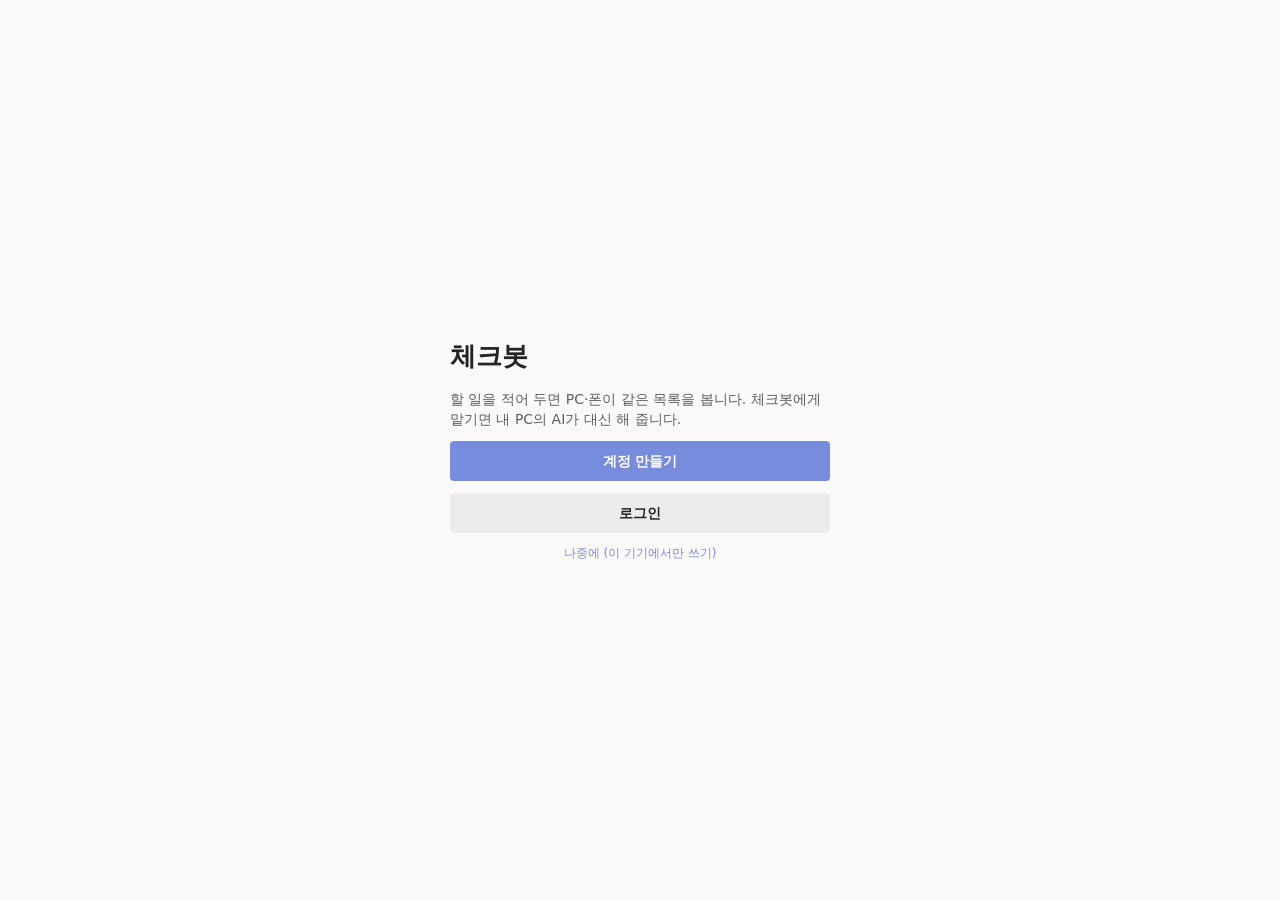
<file: index.html>
<!doctype html>
<html lang="ko" spellcheck="false">
  <head>
    <meta charset="utf-8" />
    <meta name="viewport" content="width=device-width, initial-scale=1, maximum-scale=1, user-scalable=no, viewport-fit=cover" />
    <meta name="theme-color" content="#000000" media="(prefers-color-scheme: dark)" />
    <meta name="theme-color" content="#faf9f8" media="(prefers-color-scheme: light)" />
    <link rel="manifest" href="./manifest.webmanifest" />
    <link rel="icon" href="./icon.svg" type="image/svg+xml" />
    <!-- 아이폰 홈 화면은 투명 부분을 검게 채워서 흰 바탕 판을 따로 둔다(X-08). PC·파비콘은 바탕 없는 icon.svg -->
    <link rel="apple-touch-icon" href="./apple-touch-icon.png" />
    <meta name="apple-mobile-web-app-capable" content="yes" />
    <meta name="apple-mobile-web-app-title" content="체크봇" />
    <!-- apple-mobile-web-app-status-bar-style 은 넣지 않는다: iOS 26.1+ 는 black-translucent 위에 어두운 막을 직접 그리고(끌 수 없음),
         Apple 권고(WebKit 317153)는 이 태그를 빼서 상태 표시줄이 페이지 색을 따르게 하는 것. 홈 화면에 다시 추가해야 적용됨 -->
    <title>체크봇</title>
    <script>if (navigator.standalone || matchMedia('(display-mode: standalone)').matches) document.documentElement.dataset.standalone = '';</script>
    <script type="module" crossorigin src="./assets/index-Dm6bVfVv.js"></script>
    <link rel="stylesheet" crossorigin href="./assets/index-DmgUz5Kq.css">
  </head>
  <body>
    <div id="app"></div>
  </body>
</html>
</file>
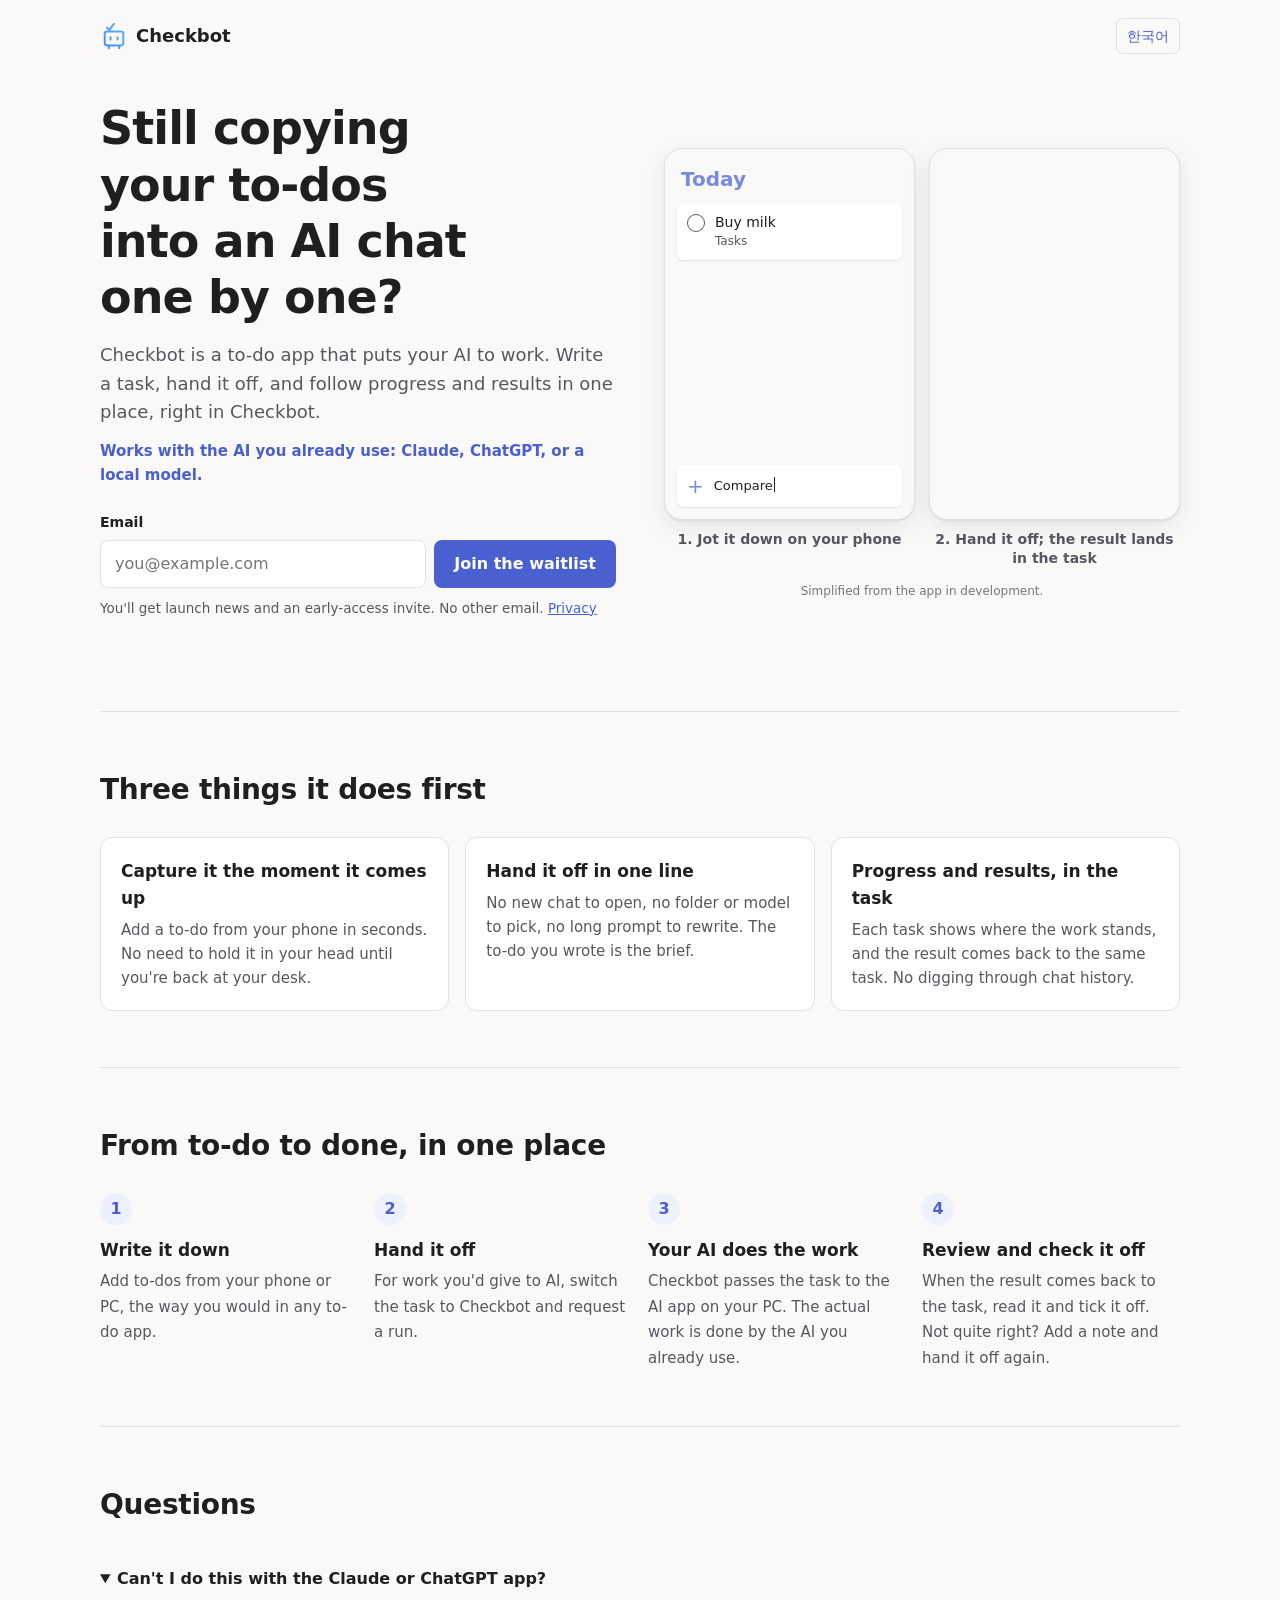
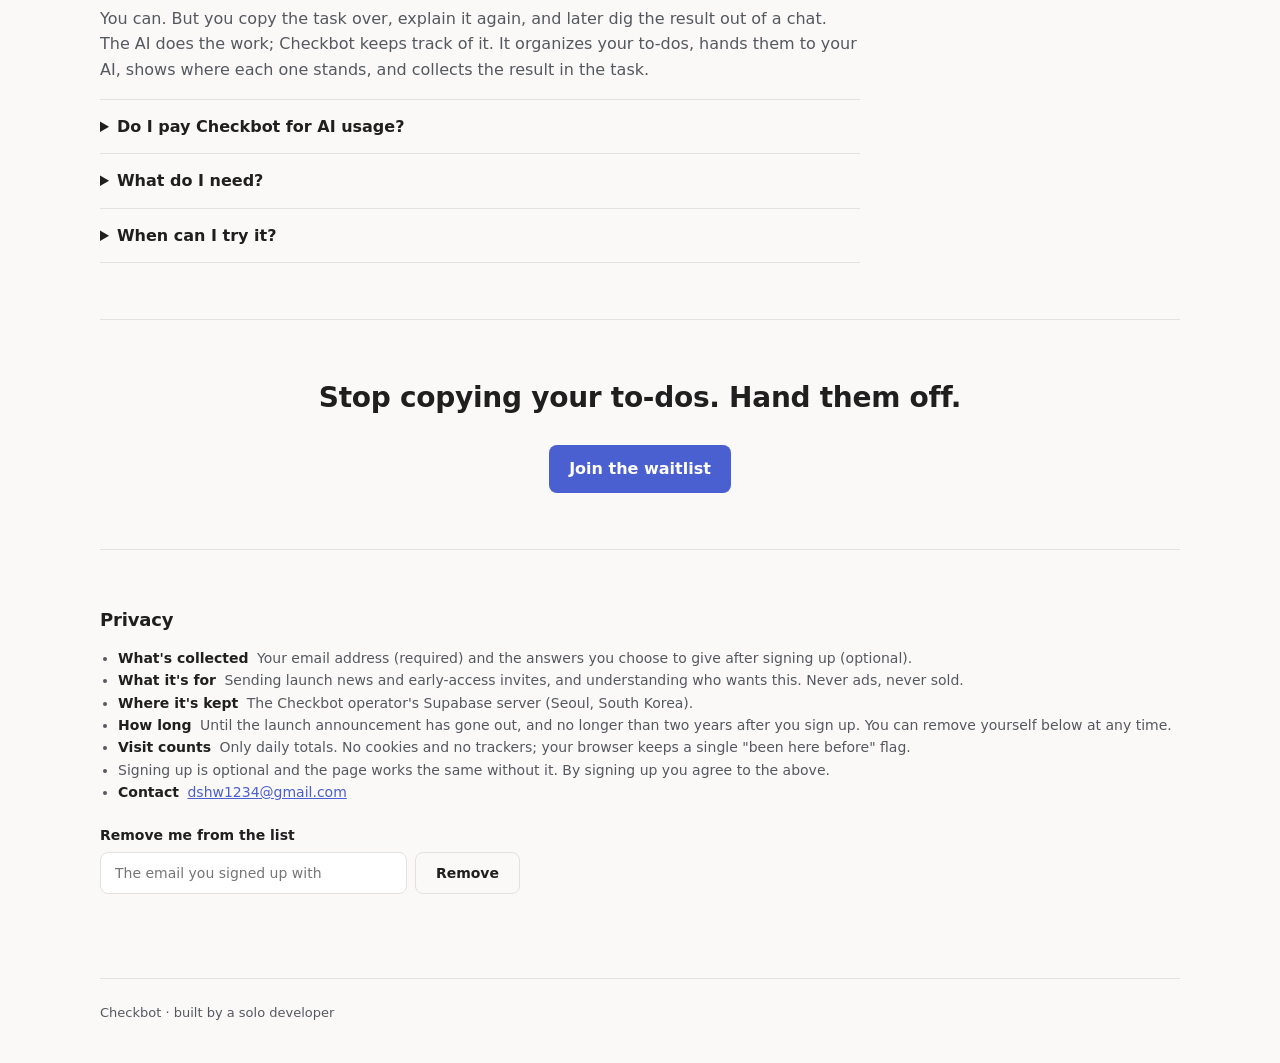
<file: waitlist/index.html>
<!doctype html>
<html lang="en">
<head>
<meta charset="utf-8">
<meta name="viewport" content="width=device-width, initial-scale=1">
<title>Checkbot — a to-do app that puts your AI to work</title>
<meta name="description" content="Still copying your to-dos into an AI chat one by one? Checkbot is a to-do app that puts your AI to work. Join the waitlist for launch news and an early-access invite.">
<link rel="canonical" href="https://dshw1234-dot.github.io/todo-app/waitlist/">
<link rel="alternate" hreflang="en" href="https://dshw1234-dot.github.io/todo-app/waitlist/">
<link rel="alternate" hreflang="ko" href="https://dshw1234-dot.github.io/todo-app/waitlist/ko/">
<meta property="og:type" content="website">
<meta property="og:locale" content="en_US">
<meta property="og:title" content="Still copying your to-dos into an AI chat one by one?">
<meta property="og:description" content="Checkbot is a to-do app that puts your AI to work. Write a task, hand it off, and follow progress and results in one place, right in Checkbot.">
<meta property="og:url" content="https://dshw1234-dot.github.io/todo-app/waitlist/">
<meta property="og:image" content="https://dshw1234-dot.github.io/todo-app/waitlist/og-en.png">
<meta name="twitter:card" content="summary_large_image">
<link rel="icon" href="../icon.svg" type="image/svg+xml">
<link rel="stylesheet" href="waitlist.css">
<script type="module" src="waitlist.js"></script>
</head>
<body>
<header class="top">
  <span class="brand"><img src="../icon.svg" alt="" width="28" height="28">Checkbot</span>
  <a class="lang" href="ko/" hreflang="ko" lang="ko" data-keep-src>한국어</a>
</header>

<main>
<section class="hero">
  <div class="hero-text">
    <h1>Still copying your <span class="nb">to-dos</span> <span class="nb">into an AI chat</span> <span class="nb">one by one?</span></h1>
    <p class="sub">Checkbot is a to-do app that puts your AI to work. Write a task, hand it off, and follow progress and results in one place, right in Checkbot.</p>
    <p class="ais">Works with the AI you already use: Claude, ChatGPT, or a local model.</p>

    <form id="join" class="join" novalidate data-bad="Please check the email address." data-fail="Couldn't sign you up. Please try again in a moment.">
      <label for="email">Email</label>
      <div class="join-row">
        <input id="email" name="email" type="email" inputmode="email" autocomplete="email" placeholder="you@example.com" required>
        <button type="submit">Join the waitlist</button>
      </div>
      <input class="hp" name="company" type="text" tabindex="-1" autocomplete="off" aria-hidden="true">
      <p class="note">You'll get launch news and an early-access invite. No other email. <a href="#privacy">Privacy</a></p>
      <p role="status" class="msg"></p>
    </form>

    <div id="thanks" class="thanks" hidden>
      <h2 tabindex="-1">You're on the list</h2>
      <p>Launch news and your early-access invite will go to that address.</p>
      <form id="survey" class="survey" data-fail="Couldn't send that. Please try again.">
        <p class="survey-lead">A few optional questions. You're already signed up, so feel free to skip.</p>
        <fieldset>
          <legend>Which AI do you pay for? (pick any)</legend>
          <div class="chips">
            <label><input type="checkbox" name="ai" value="claude"><span>Claude</span></label>
            <label><input type="checkbox" name="ai" value="chatgpt"><span>ChatGPT</span></label>
            <label><input type="checkbox" name="ai" value="gemini"><span>Gemini</span></label>
            <label><input type="checkbox" name="ai" value="grok"><span>Grok</span></label>
            <label><input type="checkbox" name="ai" value="deepseek"><span>DeepSeek</span></label>
            <label><input type="checkbox" name="ai" value="kimi"><span>Kimi</span></label>
            <label><input type="checkbox" name="ai" value="local"><span>Local model</span></label>
            <label><input type="checkbox" name="ai" value="none"><span>None</span></label>
          </div>
        </fieldset>
        <fieldset>
          <legend>What's the biggest hassle? (pick one)</legend>
          <div class="chips col">
            <label><input type="radio" name="pain" value="organize"><span>Writing down and organizing to-dos</span></label>
            <label><input type="radio" name="pain" value="pileup"><span>Tasks for AI keep piling up</span></label>
            <label><input type="radio" name="pain" value="carry"><span>Copying tasks into AI and checking the results</span></label>
            <label><input type="radio" name="pain" value="away"><span>Handing off a task when I'm away from my desk</span></label>
          </div>
        </fieldset>
        <fieldset>
          <legend>Are you a developer?</legend>
          <div class="chips">
            <label><input type="radio" name="dev" value="yes"><span>Yes</span></label>
            <label><input type="radio" name="dev" value="no"><span>No</span></label>
          </div>
        </fieldset>
        <label class="line" for="task">One task you'd hand off first</label>
        <input id="task" name="task" type="text" maxlength="200" placeholder="e.g. Draft the Monday meeting notes">
        <div class="survey-btns">
          <button type="submit">Send</button>
          <button type="button" id="survey-skip" class="ghost">Skip</button>
        </div>
        <p role="status" class="msg"></p>
      </form>
      <p id="survey-done" class="survey-done" hidden>Thank you. This goes straight into what gets built.</p>
    </div>
  </div>

  <div class="demo" data-demo data-step="5" role="img" aria-label="Demo: you write a to-do on your phone and hand it to Checkbot; your AI does the work and the result comes back to that to-do.">
    <figure class="shot phone" aria-hidden="true">
      <div class="shot-screen">
        <div class="ph-head">Today</div>
        <div class="rows">
          <div class="row new">
            <i class="circle"></i>
            <div><b>Compare pricing of 3 rival apps in a table</b><span class="meta">Tasks<span class="st st-req"> · Run requested</span><span class="st st-run"> · Running</span><span class="st st-done"> · Result ready</span></span></div>
          </div>
          <div class="row">
            <i class="circle"></i>
            <div><b>Buy milk</b><span class="meta">Tasks</span></div>
          </div>
        </div>
        <div class="addbar"><span class="plus">+</span><span class="typed" data-type="Compare pricing of 3 rival apps in a table"></span><span class="ph">Add a task</span></div>
      </div>
      <figcaption>1. Jot it down on your phone</figcaption>
    </figure>
    <figure class="shot card" aria-hidden="true">
      <div class="shot-screen">
        <div class="card-body">
          <div class="card-title"><i class="circle"></i><b>Compare pricing of 3 rival apps in a table</b></div>
          <div class="seg"><span class="seg-me">Me</span><span class="seg-bot">Checkbot</span></div>
          <div class="state">
            <span class="st st-req">Run requested</span>
            <span class="st st-run">Running <em>reading pricing pages</em></span>
            <span class="st st-done">Result ready <em>just now</em></span>
          </div>
          <div class="result">
            <div class="result-h">Result</div>
            <p><strong>Summary:</strong> all three have a free tier; paid plans run $3–5 a month.</p>
            <table>
              <tr><th>App</th><th>Free</th><th>Paid</th></tr>
              <tr><td>A</td><td>5 lists</td><td>$4/mo</td></tr>
              <tr><td>B</td><td>9 lists</td><td>$3/mo</td></tr>
              <tr><td>C</td><td>1 device</td><td>$5/mo</td></tr>
            </table>
          </div>
        </div>
      </div>
      <figcaption>2. Hand it off; the result lands in the task</figcaption>
    </figure>
    <p class="demo-note">Simplified from the app in development.</p>
  </div>
</section>

<section class="band">
  <h2>Three things it does first</h2>
  <ol class="three">
    <li><h3>Capture it the moment it comes up</h3><p>Add a to-do from your phone in seconds. No need to hold it in your head until you're back at your desk.</p></li>
    <li><h3>Hand it off in one line</h3><p>No new chat to open, no folder or model to pick, no long prompt to rewrite. The to-do you wrote is the brief.</p></li>
    <li><h3>Progress and results, in the task</h3><p>Each task shows where the work stands, and the result comes back to the same task. No digging through chat history.</p></li>
  </ol>
</section>

<section class="band">
  <h2>From to-do to done, in one place</h2>
  <ol class="steps">
    <li><b>Write it down</b><span>Add to-dos from your phone or PC, the way you would in any to-do app.</span></li>
    <li><b>Hand it off</b><span>For work you'd give to AI, switch the task to Checkbot and request a run.</span></li>
    <li><b>Your AI does the work</b><span>Checkbot passes the task to the AI app on your PC. The actual work is done by the AI you already use.</span></li>
    <li><b>Review and check it off</b><span>When the result comes back to the task, read it and tick it off. Not quite right? Add a note and hand it off again.</span></li>
  </ol>
</section>

<section class="band faq">
  <h2>Questions</h2>
  <details open>
    <summary>Can't I do this with the Claude or ChatGPT app?</summary>
    <p>You can. But you copy the task over, explain it again, and later dig the result out of a chat. The AI does the work; Checkbot keeps track of it. It organizes your to-dos, hands them to your AI, shows where each one stands, and collects the result in the task.</p>
  </details>
  <details>
    <summary>Do I pay Checkbot for AI usage?</summary>
    <p>No. Checkbot runs the AI you already use and doesn't resell AI. Checkbot's own pricing isn't set yet; the to-do list features are planned to be free.</p>
  </details>
  <details>
    <summary>What do I need?</summary>
    <p>For now, a Windows PC and your phone. Checkbot passes tasks to the AI app installed on your PC, so tasks run while the PC is on. From your phone (iPhone or Android) you add tasks, hand them off, and read the results.</p>
  </details>
  <details>
    <summary>When can I try it?</summary>
    <p>Early-access invites go out by email in the order people joined the waitlist.</p>
  </details>
</section>

<section class="band cta">
  <h2>Stop copying your to-dos. Hand them off.</h2>
  <a class="btn" href="#join">Join the waitlist</a>
</section>

<section class="band privacy" id="privacy">
  <h2>Privacy</h2>
  <ul>
    <li><b>What's collected</b> Your email address (required) and the answers you choose to give after signing up (optional).</li>
    <li><b>What it's for</b> Sending launch news and early-access invites, and understanding who wants this. Never ads, never sold.</li>
    <li><b>Where it's kept</b> The Checkbot operator's Supabase server (Seoul, South Korea).</li>
    <li><b>How long</b> Until the launch announcement has gone out, and no longer than two years after you sign up. You can remove yourself below at any time.</li>
    <li><b>Visit counts</b> Only daily totals. No cookies and no trackers; your browser keeps a single "been here before" flag.</li>
    <li>Signing up is optional and the page works the same without it. By signing up you agree to the above.</li>
    <li data-contact hidden><b>Contact</b> <a href="#privacy"></a></li>
  </ul>
  <form id="leave" class="leave" novalidate data-bad="Please check the email address." data-fail="That didn't go through. Please try again in a moment." data-ok="If that address was on the list, it has been removed.">
    <label for="leave-email">Remove me from the list</label>
    <div class="join-row">
      <input id="leave-email" name="email" type="email" inputmode="email" autocomplete="email" placeholder="The email you signed up with">
      <button type="submit" class="ghost">Remove</button>
    </div>
    <p role="status" class="msg"></p>
  </form>
</section>
</main>

<footer class="foot">Checkbot · built by a solo developer</footer>
</body>
</html>
</file>
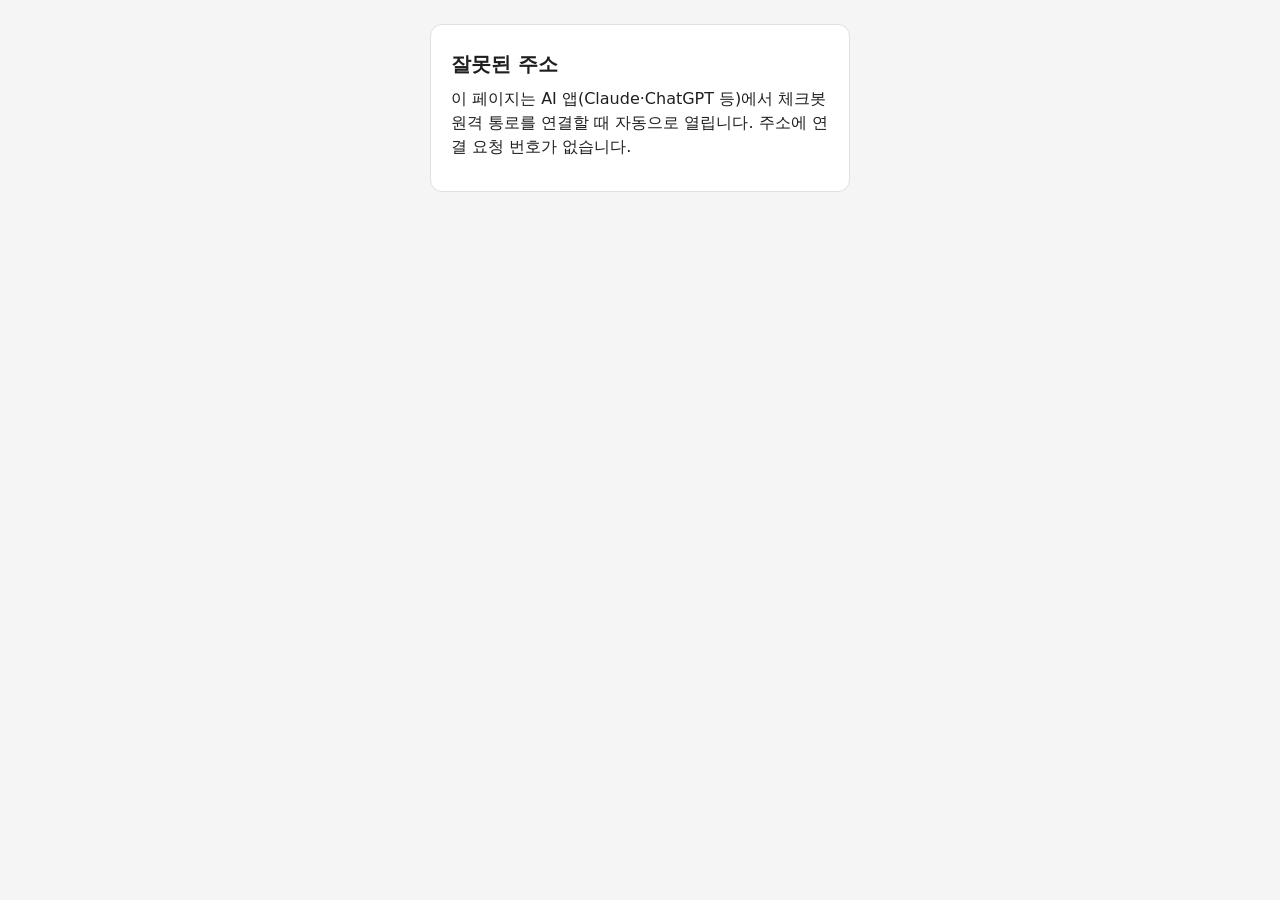
<file: oauth/consent/index.html>
<!doctype html>
<html lang="ko">
<head>
<meta charset="utf-8">
<meta name="viewport" content="width=device-width, initial-scale=1, viewport-fit=cover">
<meta name="referrer" content="no-referrer">
<meta name="robots" content="noindex">
<title>체크봇 연결 허용</title>
<!-- 원격 통로 동의 화면(docs/명세/아이폰_통로_설계.md 2장). 앱 화면(src/ui)과 따로 둔 한 장짜리 페이지. 동작은 consent.js -->
<style>
  :root { --bg: #f5f5f5; --card: #fff; --fg: #1f1f1f; --sub: #616161; --line: #e0e0e0; --accent: #2564cf; --warn: #a4262c; --warn-bg: #fde7e9; --ok-bg: #e8f1fc; --on-accent: #fff; }
  @media (prefers-color-scheme: dark) {
    :root { --bg: #1b1b1b; --card: #262626; --fg: #f0f0f0; --sub: #b0b0b0; --line: #3a3a3a; --accent: #6ea8ff; --warn: #ff99a4; --warn-bg: #442726; --ok-bg: #1f2c40; --on-accent: #0b1a33; }
  }
  * { box-sizing: border-box; }
  body { margin: 0; min-height: 100vh; background: var(--bg); color: var(--fg); font: 16px/1.5 system-ui, -apple-system, "Segoe UI", "Malgun Gothic", sans-serif;
         display: flex; align-items: flex-start; justify-content: center; padding: max(24px, env(safe-area-inset-top)) 16px 24px; }
  main { width: 100%; max-width: 420px; background: var(--card); border: 1px solid var(--line); border-radius: 12px; padding: 24px 20px; }
  h1 { font-size: 20px; margin: 0 0 4px; }
  p { margin: 8px 0; }
  .sub { color: var(--sub); font-size: 14px; }
  label { display: block; font-size: 14px; color: var(--sub); margin: 12px 0 4px; }
  input { width: 100%; font: inherit; padding: 10px 12px; border: 1px solid var(--line); border-radius: 8px; background: var(--bg); color: var(--fg); }
  button { font: inherit; border: 0; border-radius: 8px; padding: 12px; width: 100%; margin-top: 12px; cursor: pointer; }
  button:disabled { opacity: .5; cursor: default; }
  .primary { background: var(--accent); color: var(--on-accent); }
  .secondary { background: transparent; color: var(--fg); border: 1px solid var(--line); }
  .host { border-radius: 8px; padding: 12px; margin: 12px 0; background: var(--ok-bg); }
  .host[data-level="warn"], .host[data-level="bad"] { background: var(--warn-bg); }
  .host strong { display: block; font-size: 24px; word-break: break-all; }
  .host[data-level="warn"] strong, .host[data-level="bad"] strong { color: var(--warn); }
  ul { margin: 8px 0; padding-left: 20px; }
  #error { color: var(--warn); background: var(--warn-bg); border-radius: 8px; padding: 8px 12px; margin-top: 12px; }
  code { font-size: 13px; }
</style>
</head>
<body>
<main>
  <section data-step="none" hidden>
    <h1>잘못된 주소</h1>
    <p>이 페이지는 AI 앱(Claude·ChatGPT 등)에서 체크봇 원격 통로를 연결할 때 자동으로 열립니다. 주소에 연결 요청 번호가 없습니다.</p>
  </section>

  <section data-step="login">
    <h1>체크봇 로그인</h1>
    <p class="sub">AI 앱이 체크봇에 연결하려고 합니다. 먼저 체크봇 계정으로 로그인해 주세요(앱과 같은 이메일·비밀번호). 어느 앱인지는 로그인 뒤에 보입니다.</p>
    <form id="login-form">
      <label for="email">이메일</label>
      <input id="email" type="email" autocomplete="username" required>
      <label for="password">비밀번호</label>
      <input id="password" type="password" autocomplete="current-password" required>
      <div id="captcha"></div><!-- 확인 상자(사이트 키가 있을 때만, consent.js) -->
      <button id="login-btn" class="primary" type="submit">로그인</button>
    </form>
  </section>

  <section data-step="wait" hidden>
    <p class="sub">요청을 읽는 중…</p>
  </section>

  <section data-step="ask" hidden>
    <h1><span id="client"></span>이(가) 체크봇에 접근하려 합니다</h1>
    <p class="sub">로그인: <span id="who"></span></p>
    <div id="host-box" class="host">
      <span class="sub">허용하면 돌아갈 곳</span>
      <strong id="host"></strong>
      <span id="host-note" class="sub"></span>
    </div>
    <p>허용하면</p>
    <ul>
      <li>이 계정의 로그인 토큰이 <span id="client-store">연결하는 앱</span>에 보관됩니다. 토큰으로 열리는 데이터는 이 계정의 할 일 데이터입니다.</li>
      <li>원격 통로가 하는 일: 할 일 찾기·보기, 새 할 일 추가, 체크봇 담당 상태(맡기기·계획·실행·확인 필요·끝남·실패) 바꾸기.</li>
      <li>원격 통로에 없는 일: 목록·할 일 지우기, 메모 고치기, 설정 바꾸기.</li>
    </ul>
    <p class="sub">요청한 범위: <code id="scope"></code> · 끊기: 연결한 앱의 설정에서 제거</p>
    <button id="approve" class="primary" type="button">허용</button>
    <button id="deny" class="secondary" type="button">거절</button>
  </section>

  <div id="error" role="alert" hidden></div>
</main>
<script type="module" src="./consent.js"></script>
</body>
</html>
</file>
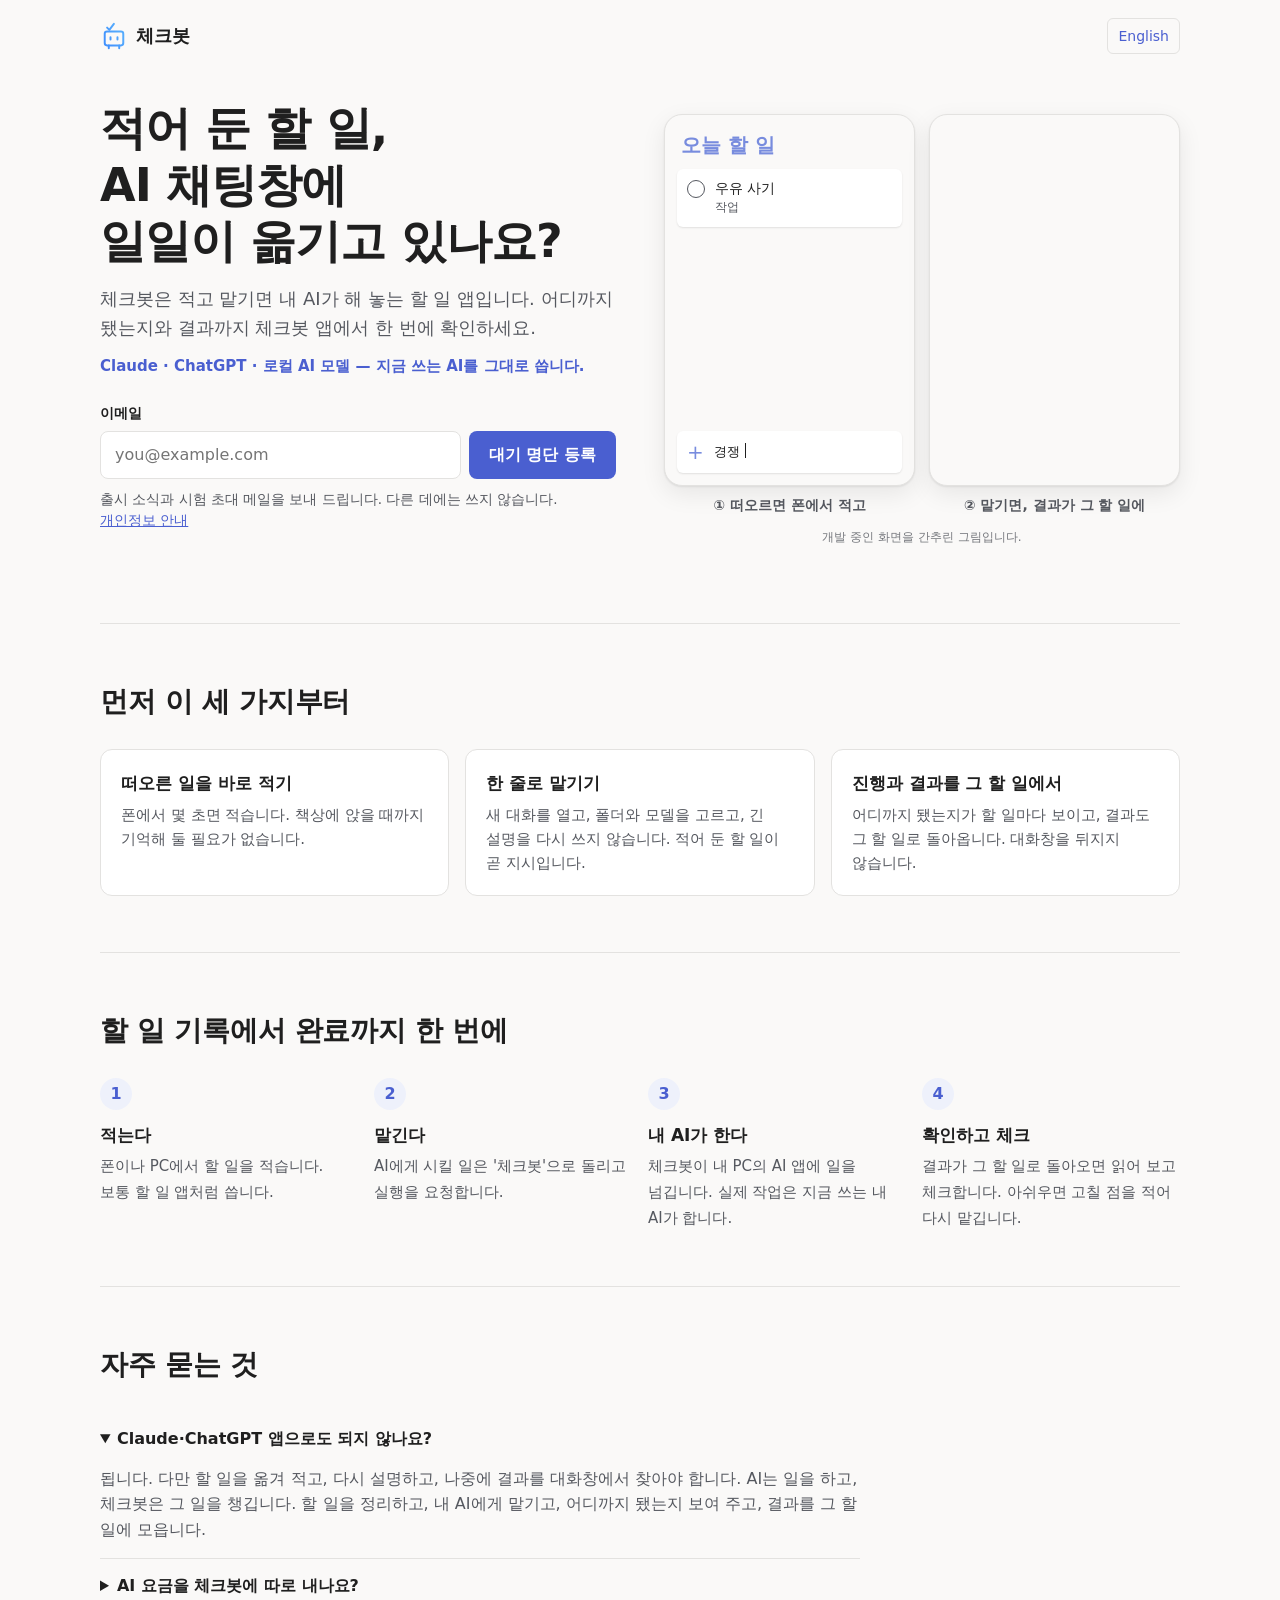
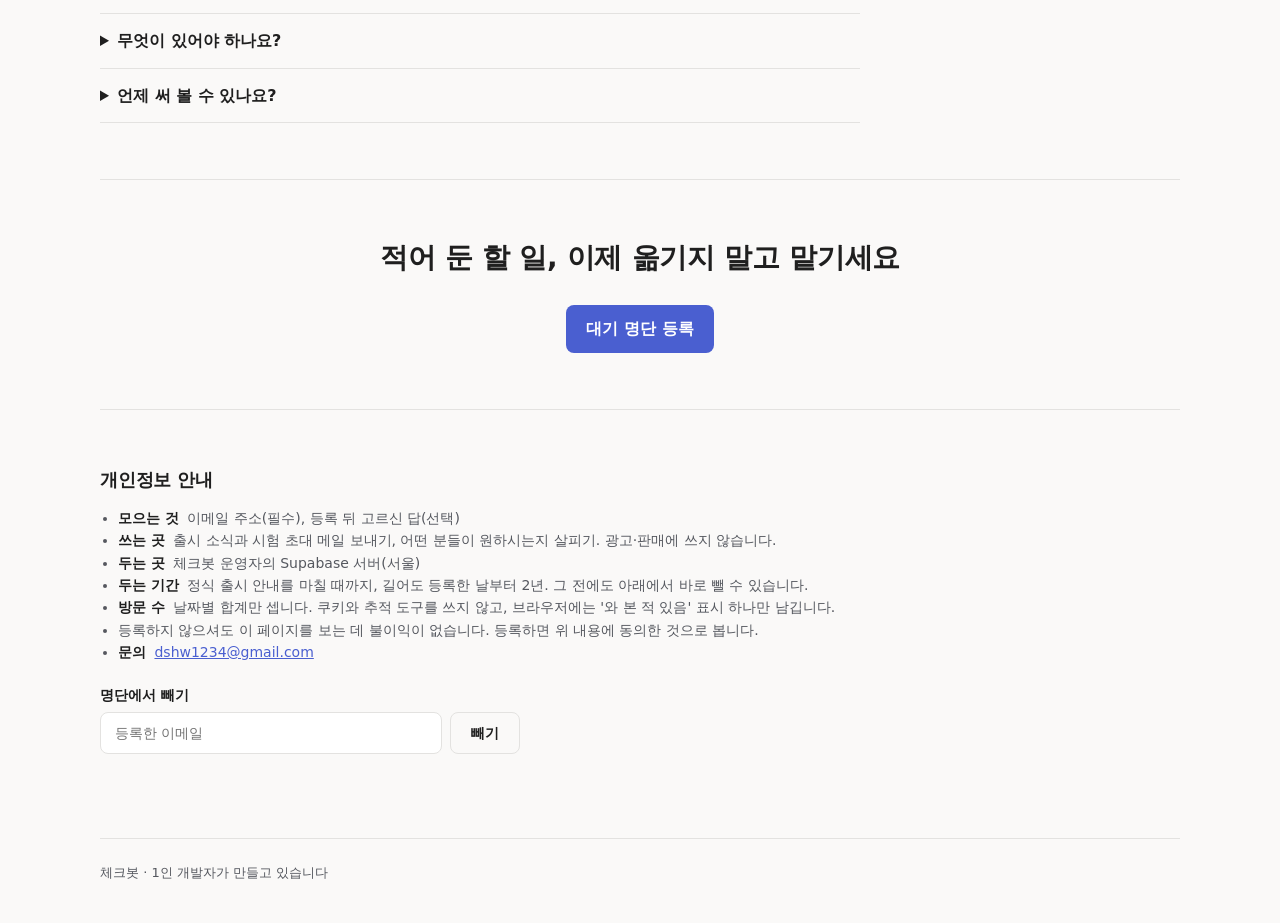
<file: waitlist/ko/index.html>
<!doctype html>
<html lang="ko">
<head>
<meta charset="utf-8">
<meta name="viewport" content="width=device-width, initial-scale=1">
<title>체크봇 — 적고 맡기면, 내 AI가 해 놓는 할 일 앱</title>
<meta name="description" content="적어 둔 할 일, AI 채팅창에 일일이 옮기고 있나요? 체크봇은 적고 맡기면 내 AI가 해 놓는 할 일 앱입니다. 대기 명단에 등록하면 출시 소식과 시험 초대를 보내 드립니다.">
<link rel="canonical" href="https://dshw1234-dot.github.io/todo-app/waitlist/ko/">
<link rel="alternate" hreflang="ko" href="https://dshw1234-dot.github.io/todo-app/waitlist/ko/">
<link rel="alternate" hreflang="en" href="https://dshw1234-dot.github.io/todo-app/waitlist/">
<meta property="og:type" content="website">
<meta property="og:locale" content="ko_KR">
<meta property="og:title" content="적어 둔 할 일, AI 채팅창에 일일이 옮기고 있나요?">
<meta property="og:description" content="체크봇은 적고 맡기면 내 AI가 해 놓는 할 일 앱입니다. 어디까지 됐는지와 결과까지 체크봇 앱에서 한 번에 확인하세요.">
<meta property="og:url" content="https://dshw1234-dot.github.io/todo-app/waitlist/ko/">
<meta property="og:image" content="https://dshw1234-dot.github.io/todo-app/waitlist/og-ko.png">
<meta name="twitter:card" content="summary_large_image">
<link rel="icon" href="../../icon.svg" type="image/svg+xml">
<link rel="stylesheet" href="../waitlist.css">
<script type="module" src="../waitlist.js"></script>
</head>
<body>
<header class="top">
  <span class="brand"><img src="../../icon.svg" alt="" width="28" height="28">체크봇</span>
  <a class="lang" href="../" hreflang="en" lang="en" data-keep-src>English</a>
</header>

<main>
<section class="hero">
  <div class="hero-text">
    <h1>적어 둔 할 일, <span class="nb">AI 채팅창에</span> <span class="nb">일일이 옮기고 있나요?</span></h1>
    <p class="sub">체크봇은 적고 맡기면 내 AI가 해 놓는 할 일 앱입니다. 어디까지 됐는지와 결과까지 체크봇 앱에서 한 번에 확인하세요.</p>
    <p class="ais">Claude · ChatGPT · 로컬 AI 모델 — 지금 쓰는 AI를 그대로 씁니다.</p>

    <form id="join" class="join" novalidate data-bad="이메일 주소를 다시 확인해 주세요." data-fail="등록하지 못했습니다. 잠시 뒤 다시 눌러 주세요.">
      <label for="email">이메일</label>
      <div class="join-row">
        <input id="email" name="email" type="email" inputmode="email" autocomplete="email" placeholder="you@example.com" required>
        <button type="submit">대기 명단 등록</button>
      </div>
      <input class="hp" name="company" type="text" tabindex="-1" autocomplete="off" aria-hidden="true">
      <p class="note">출시 소식과 시험 초대 메일을 보내 드립니다. 다른 데에는 쓰지 않습니다. <a href="#privacy">개인정보 안내</a></p>
      <p role="status" class="msg"></p>
    </form>

    <div id="thanks" class="thanks" hidden>
      <h2 tabindex="-1">등록됐습니다</h2>
      <p>출시 소식과 시험 초대를 그 주소로 보내 드릴게요.</p>
      <form id="survey" class="survey" data-fail="보내지 못했습니다. 다시 눌러 주세요.">
        <p class="survey-lead">고르기 몇 개만 더 부탁드려요. 건너뛰어도 등록은 끝나 있습니다.</p>
        <fieldset>
          <legend>유료로 쓰는 AI (여럿 고르기)</legend>
          <div class="chips">
            <label><input type="checkbox" name="ai" value="claude"><span>Claude</span></label>
            <label><input type="checkbox" name="ai" value="chatgpt"><span>ChatGPT</span></label>
            <label><input type="checkbox" name="ai" value="gemini"><span>Gemini</span></label>
            <label><input type="checkbox" name="ai" value="grok"><span>Grok</span></label>
            <label><input type="checkbox" name="ai" value="deepseek"><span>DeepSeek</span></label>
            <label><input type="checkbox" name="ai" value="kimi"><span>Kimi</span></label>
            <label><input type="checkbox" name="ai" value="local"><span>로컬 모델</span></label>
            <label><input type="checkbox" name="ai" value="none"><span>안 씀</span></label>
          </div>
        </fieldset>
        <fieldset>
          <legend>가장 번거로운 것 (하나)</legend>
          <div class="chips col">
            <label><input type="radio" name="pain" value="organize"><span>할 일을 적고 정리하기</span></label>
            <label><input type="radio" name="pain" value="pileup"><span>AI에게 시킬 일이 쌓여 있음</span></label>
            <label><input type="radio" name="pain" value="carry"><span>AI에 옮겨 적고 결과 확인하기</span></label>
            <label><input type="radio" name="pain" value="away"><span>밖에서 떠오른 일을 바로 맡기기</span></label>
          </div>
        </fieldset>
        <fieldset>
          <legend>개발자이신가요?</legend>
          <div class="chips">
            <label><input type="radio" name="dev" value="yes"><span>예</span></label>
            <label><input type="radio" name="dev" value="no"><span>아니요</span></label>
          </div>
        </fieldset>
        <label class="line" for="task">처음 맡기고 싶은 일 한 가지</label>
        <input id="task" name="task" type="text" maxlength="200" placeholder="예: 매주 월요일 회의 자료 초안">
        <div class="survey-btns">
          <button type="submit">보내기</button>
          <button type="button" id="survey-skip" class="ghost">건너뛰기</button>
        </div>
        <p role="status" class="msg"></p>
      </form>
      <p id="survey-done" class="survey-done" hidden>고맙습니다. 만드는 데 그대로 쓰겠습니다.</p>
    </div>
  </div>

  <div class="demo" data-demo data-step="5" role="img" aria-label="시연: 폰에서 할 일을 적고 체크봇에 맡기면, 내 AI가 일한 결과가 그 할 일로 돌아옵니다.">
    <figure class="shot phone" aria-hidden="true">
      <div class="shot-screen">
        <div class="ph-head">오늘 할 일</div>
        <div class="rows">
          <div class="row new">
            <i class="circle"></i>
            <div><b>경쟁 앱 세 곳 요금을 표로 정리</b><span class="meta">작업<span class="st st-req"> · 실행 요청됨</span><span class="st st-run"> · 실행 중</span><span class="st st-done"> · 결과 나옴</span></span></div>
          </div>
          <div class="row">
            <i class="circle"></i>
            <div><b>우유 사기</b><span class="meta">작업</span></div>
          </div>
        </div>
        <div class="addbar"><span class="plus">+</span><span class="typed" data-type="경쟁 앱 세 곳 요금을 표로 정리"></span><span class="ph">작업 추가</span></div>
      </div>
      <figcaption>① 떠오르면 폰에서 적고</figcaption>
    </figure>
    <figure class="shot card" aria-hidden="true">
      <div class="shot-screen">
        <div class="card-body">
          <div class="card-title"><i class="circle"></i><b>경쟁 앱 세 곳 요금을 표로 정리</b></div>
          <div class="seg"><span class="seg-me">사람</span><span class="seg-bot">체크봇</span></div>
          <div class="state">
            <span class="st st-req">실행 요청됨</span>
            <span class="st st-run">실행 중 <em>요금 페이지를 읽는 중</em></span>
            <span class="st st-done">결과 나옴 <em>방금 전 끝남</em></span>
          </div>
          <div class="result">
            <div class="result-h">결과</div>
            <p><strong>결론:</strong> 세 곳 모두 무료 판이 있고, 유료는 월 3~5달러.</p>
            <table>
              <tr><th>앱</th><th>무료</th><th>유료</th></tr>
              <tr><td>가</td><td>목록 5개</td><td>$4/월</td></tr>
              <tr><td>나</td><td>목록 9개</td><td>$3/월</td></tr>
              <tr><td>다</td><td>기기 1대</td><td>$5/월</td></tr>
            </table>
          </div>
        </div>
      </div>
      <figcaption>② 맡기면, 결과가 그 할 일에</figcaption>
    </figure>
    <p class="demo-note">개발 중인 화면을 간추린 그림입니다.</p>
  </div>
</section>

<section class="band">
  <h2>먼저 이 세 가지부터</h2>
  <ol class="three">
    <li><h3>떠오른 일을 바로 적기</h3><p>폰에서 몇 초면 적습니다. 책상에 앉을 때까지 기억해 둘 필요가 없습니다.</p></li>
    <li><h3>한 줄로 맡기기</h3><p>새 대화를 열고, 폴더와 모델을 고르고, 긴 설명을 다시 쓰지 않습니다. 적어 둔 할 일이 곧 지시입니다.</p></li>
    <li><h3>진행과 결과를 그 할 일에서</h3><p>어디까지 됐는지가 할 일마다 보이고, 결과도 그 할 일로 돌아옵니다. 대화창을 뒤지지 않습니다.</p></li>
  </ol>
</section>

<section class="band">
  <h2>할 일 기록에서 완료까지 한 번에</h2>
  <ol class="steps">
    <li><b>적는다</b><span>폰이나 PC에서 할 일을 적습니다. 보통 할 일 앱처럼 씁니다.</span></li>
    <li><b>맡긴다</b><span>AI에게 시킬 일은 '체크봇'으로 돌리고 실행을 요청합니다.</span></li>
    <li><b>내 AI가 한다</b><span>체크봇이 내 PC의 AI 앱에 일을 넘깁니다. 실제 작업은 지금 쓰는 내 AI가 합니다.</span></li>
    <li><b>확인하고 체크</b><span>결과가 그 할 일로 돌아오면 읽어 보고 체크합니다. 아쉬우면 고칠 점을 적어 다시 맡깁니다.</span></li>
  </ol>
</section>

<section class="band faq">
  <h2>자주 묻는 것</h2>
  <details open>
    <summary>Claude·ChatGPT 앱으로도 되지 않나요?</summary>
    <p>됩니다. 다만 할 일을 옮겨 적고, 다시 설명하고, 나중에 결과를 대화창에서 찾아야 합니다. AI는 일을 하고, 체크봇은 그 일을 챙깁니다. 할 일을 정리하고, 내 AI에게 맡기고, 어디까지 됐는지 보여 주고, 결과를 그 할 일에 모읍니다.</p>
  </details>
  <details>
    <summary>AI 요금을 체크봇에 따로 내나요?</summary>
    <p>아니요. 지금 쓰는 AI를 그대로 씁니다. 체크봇은 AI를 되팔지 않습니다. 체크봇의 값은 아직 정하지 않았고, 할 일 앱 기능은 무료로 둘 계획입니다.</p>
  </details>
  <details>
    <summary>무엇이 있어야 하나요?</summary>
    <p>지금은 Windows PC와 폰입니다. 체크봇이 PC에 깔린 내 AI 앱에 일을 넘기기 때문에, 맡긴 일은 PC가 켜져 있을 때 돕니다. 폰(아이폰·안드로이드)에서는 적고, 맡기고, 결과를 봅니다.</p>
  </details>
  <details>
    <summary>언제 써 볼 수 있나요?</summary>
    <p>대기 명단에 등록하신 순서대로 시험 초대 메일을 보내 드립니다.</p>
  </details>
</section>

<section class="band cta">
  <h2>적어 둔 할 일, 이제 옮기지 말고 맡기세요</h2>
  <a class="btn" href="#join">대기 명단 등록</a>
</section>

<section class="band privacy" id="privacy">
  <h2>개인정보 안내</h2>
  <ul>
    <li><b>모으는 것</b> 이메일 주소(필수), 등록 뒤 고르신 답(선택)</li>
    <li><b>쓰는 곳</b> 출시 소식과 시험 초대 메일 보내기, 어떤 분들이 원하시는지 살피기. 광고·판매에 쓰지 않습니다.</li>
    <li><b>두는 곳</b> 체크봇 운영자의 Supabase 서버(서울)</li>
    <li><b>두는 기간</b> 정식 출시 안내를 마칠 때까지, 길어도 등록한 날부터 2년. 그 전에도 아래에서 바로 뺄 수 있습니다.</li>
    <li><b>방문 수</b> 날짜별 합계만 셉니다. 쿠키와 추적 도구를 쓰지 않고, 브라우저에는 '와 본 적 있음' 표시 하나만 남깁니다.</li>
    <li>등록하지 않으셔도 이 페이지를 보는 데 불이익이 없습니다. 등록하면 위 내용에 동의한 것으로 봅니다.</li>
    <li data-contact hidden><b>문의</b> <a href="#privacy"></a></li>
  </ul>
  <form id="leave" class="leave" novalidate data-bad="이메일 주소를 다시 확인해 주세요." data-fail="처리하지 못했습니다. 잠시 뒤 다시 눌러 주세요." data-ok="그 주소가 명단에 있었다면 지웠습니다.">
    <label for="leave-email">명단에서 빼기</label>
    <div class="join-row">
      <input id="leave-email" name="email" type="email" inputmode="email" autocomplete="email" placeholder="등록한 이메일">
      <button type="submit" class="ghost">빼기</button>
    </div>
    <p role="status" class="msg"></p>
  </form>
</section>
</main>

<footer class="foot">체크봇 · 1인 개발자가 만들고 있습니다</footer>
</body>
</html>
</file>
<file: assets/index-DmgUz5Kq.css>
.nv.drop-before:after,.nv.drop-after:after{content:"";position:absolute;left:12px;right:12px;height:2px;border-radius:1px;background:var(--accent);pointer-events:none}.nv.drop-before:after{top:-1px}.nv.drop-after:after{bottom:-1px}.side-scroll>.grp{position:relative}.side-scroll .lifted{z-index:3;background:var(--row-h);box-shadow:0 8px 24px #00000059}.step-w{position:relative}.step-w.lifted{z-index:3;background:var(--row-h);box-shadow:0 8px 24px #00000059;cursor:grabbing}.step-w .step-in:not(:focus){-webkit-touch-callout:none}.step-w.sd-hold .step-in{-webkit-user-select:none;user-select:none}:root{--ag-run: #2564cf;--ag-ask: #ca5010;--ag-ready: #107c10;--ag-deny: #8764b8}@media(prefers-color-scheme:dark){:root:not([data-theme=light]){--ag-run: #6ea8f7;--ag-ask: #f7894a;--ag-ready: #6ccb5f;--ag-deny: #b9a0e6}}:root[data-theme=dark]{--ag-run: #6ea8f7;--ag-ask: #f7894a;--ag-ready: #6ccb5f;--ag-deny: #b9a0e6}.ag-waiting,.ag-skip{color:var(--muted)}.ag-running{color:var(--ag-run)}.ag-confirm{color:var(--ag-ask)}.ag-ready{color:var(--ag-ready)}.ag-failed{color:var(--danger)}.ag-done{color:var(--faint)}.ag-blocked{color:var(--ag-deny)}.agc-deny-list{margin:0;padding-left:18px;display:grid;gap:6px;font-size:13px}.agc-deny-what{display:block;color:var(--ag-deny);overflow-wrap:anywhere}.agc-deny-why{display:block;color:var(--muted)}.agm{display:inline-flex;align-items:center;gap:4px}.agm-dot{display:inline-block;width:4px;height:4px;margin-left:-2px;border-radius:50%;background:currentColor}.agm-bot{margin-block:-3px;overflow:visible}.agm.wave .bot-arm{transform-box:view-box;transform-origin:4px 12.5px;animation:bot-wave 2s ease-in-out infinite}@keyframes bot-wave{0%,to{transform:rotate(12deg)}50%{transform:rotate(-60deg)}}.agc{display:grid;gap:10px;padding:10px 12px 10px 16px}.agc-top{display:flex;flex-wrap:wrap;align-items:center;gap:6px 10px}.agc-seg{display:inline-flex;border:1px solid var(--line);border-radius:6px;overflow:hidden}.agc-seg button{display:inline-flex;align-items:center;gap:5px;height:28px;padding:0 10px;border:0;background:none;color:var(--muted);font-size:13px;cursor:pointer}.agc-seg button+button{border-left:1px solid var(--line)}.agc-seg button[aria-pressed=true]{background:var(--row-sel);color:var(--accent);font-weight:600}.agc-st{font-size:13px;font-weight:600}.agc-time{font-size:12px;color:var(--muted)}.agc-now{font-size:12px;color:var(--muted);white-space:nowrap;overflow:hidden;text-overflow:ellipsis}.agc-req{font-size:12px;font-weight:600;color:var(--ag-run)}.agc-act{display:flex;flex-wrap:wrap;align-items:center;gap:6px 10px}.agc-btn{height:28px;padding:0 10px;border:1px solid var(--line);border-radius:6px;background:none;color:var(--muted);font-size:13px;cursor:pointer}.agc-btn:hover{background:var(--hover)}.agc-btn.agc-pri{border-color:var(--accent);color:var(--accent);font-weight:600}.agc-hint{font-size:12px;color:var(--muted)}.agc-env-in{flex:1 1 100%;min-width:0;height:28px;padding:0 8px;border:1px solid var(--line);border-radius:6px;background:none;color:inherit;font:inherit;font-size:13px}.agc-env .agc-btn:disabled{opacity:.5;cursor:default}.agc-hint.agc-err{color:var(--danger)}.agc-h{display:flex;align-items:center;justify-content:space-between;min-height:18px;margin-bottom:4px;font-size:13px;font-weight:600;color:var(--muted)}.agc-h-btns{display:inline-flex;gap:2px;margin:-3px -4px -3px 0}.agc-zoom-btn{display:inline-grid;place-items:center;width:24px;height:24px;border:0;border-radius:4px;background:none;color:var(--muted);cursor:pointer}.agc-zoom-btn:hover{background:var(--hover);color:var(--fg)}.scrim:has(>.agc-zoom){z-index:65}.dialog.agc-zoom{display:flex;flex-direction:column;width:min(820px,100%);max-height:calc(100dvh - 32px);padding:16px 20px 20px;color:var(--fg)}.agc-zoom-top{display:flex;align-items:center;justify-content:space-between;gap:12px;margin-bottom:8px}.agc-zoom-top h2{margin:0}.agc-zoom-acts{display:inline-flex;align-items:center;gap:4px}.agc-zoom-body{min-height:0;overflow:hidden auto;padding:0 6px;font-size:16px}.agc-plan,.agc-plan-in{display:block;width:calc(100% + 12px);margin:0 -6px;padding:4px 6px;border-radius:4px;line-height:1.5}.agc-plan{min-height:30px;cursor:text}.agc-plan.blank{color:var(--muted)}.agc-plan-in,.agc-plan-in:focus-visible{min-height:66px;border:0;background:none;color:inherit;font:inherit;outline:0;resize:none;overflow:hidden}.agc>.agc-sec+.agc-sec:not(.agc-ask){padding-top:10px;border-top:1px solid var(--line)}.agc-md{overflow-wrap:anywhere;line-height:1.6}.agc-md>*,.agc-md blockquote p{margin:0}.agc-md>*+*{margin-top:10px}.agc-md>.md-gap{margin-top:18px}.agc-md p{white-space:pre-wrap}.agc-md h3,.agc-md h4,.agc-md h5{font-weight:700;line-height:1.35;color:var(--accent)}.agc-md .md-h1{font-size:1.2em}.agc-md .md-h2{font-size:1.1em}.agc-md .md-h3{font-size:1em}.agc-md>*+h3,.agc-md>*+h4,.agc-md>*+h5{margin-top:18px}.agc-md strong{font-weight:700}.agc-md ul{padding:0;list-style:none}.agc-md li{display:flex;gap:6px}.agc-md li+li{margin-top:4px}.agc-md li>div{flex:1;min-width:0}.md-mark{flex:none;min-width:1em;color:var(--accent);font-weight:600;font-variant-numeric:tabular-nums}.agc-md code{padding:1px 4px;border-radius:3px;background:var(--hover);font-family:Consolas,ui-monospace,monospace;font-size:.92em}.agc-md pre{padding:8px 10px;border-radius:6px;background:var(--hover);white-space:pre-wrap}.agc-md pre code{padding:0;background:none}.agc-md blockquote{padding-left:10px;border-left:3px solid var(--line);color:var(--muted)}.agc-md hr{border:0;border-top:1px solid var(--line)}.md-table{overflow-x:auto}.md-table table{border-collapse:collapse;font-size:.95em}.md-table th,.md-table td{padding:4px 8px;border:1px solid var(--line);text-align:left;vertical-align:top;overflow-wrap:normal}.md-table th{font-weight:600;background:var(--hover)}.agc-ask{padding:8px 10px;border:1px solid var(--ag-ask);border-radius:6px}.agc-ask .agc-h{color:var(--ag-ask)}.agc-link{color:var(--accent);text-decoration:underline;text-underline-offset:2px}.agc-foot{display:flex;flex-wrap:wrap;gap:4px 16px;font-size:12px;color:var(--muted)}.agc-foot label{display:inline-flex;align-items:center;gap:6px;cursor:pointer}.agc-foot input{margin:0;accent-color:var(--accent)}@media(max-width:760px){.agc{padding:12px 16px 12px 20px}.agc-seg button,.agc-btn{height:32px;font-size:14px}.agc-foot{font-size:13px}.agc-h-btns{gap:4px;margin:-7px -8px -7px 0}.agc-zoom-btn{width:32px;height:32px}.dialog.agc-zoom{width:100%;height:100dvh;max-height:none;padding-top:calc(16px + env(safe-area-inset-top));padding-bottom:calc(20px + env(safe-area-inset-bottom));border-radius:0}.scrim:has(>.agc-zoom){padding:0}}.agr .tg:has(input:disabled){cursor:default;opacity:.55}.note-sec>.agc-h{margin:0;padding:10px 12px 0 16px}.note-view{min-height:66px;padding:6px 16px 14px;cursor:text}.note-view.blank{color:var(--muted)}.note-view:focus-visible{outline-offset:-2px}.note-view.quiet{outline:0}.note-sec .note-in{min-height:66px;padding:6px 16px 14px}.note-sec .agc-md>*+*{margin-top:4px}.note-sec .agc-md>.md-gap{margin-top:14px}.md-bar{display:flex;flex-wrap:wrap;gap:2px;padding:6px 12px 0}.md-btn{min-width:30px;height:28px;padding:0 6px;border:0;border-radius:4px;background:none;color:var(--muted);font-size:13px;font-weight:600}.md-btn:hover{background:var(--hover);color:var(--fg)}.md-toggle[aria-expanded=true]{color:var(--accent)}.agc-zoom-body .note-view,.agc-zoom-body .note-in{min-height:40vh;padding:4px 0}.agc-zoom-body .md-bar{padding:0 0 6px}@media(max-width:760px){.note-sec>.agc-h{padding:12px 16px 0 20px}.note-sec .d-memo{max-height:none;padding:8px 20px 18px;cursor:pointer}.memo-ed .md-bar{flex:none;flex-wrap:nowrap;gap:4px;padding:0 14px 6px;overflow-x:auto}.memo-ed .md-btn{flex:none;min-width:40px;height:36px;font-size:15px}.md-btn:hover{background:none;color:var(--muted)}.memo-ed .mbar .md-toggle{margin-left:auto;color:var(--muted)}.memo-ed .mbar .md-toggle:hover{background:none}.memo-ed .mbar .md-toggle[aria-expanded=true]{color:var(--accent)}}.imgview{position:fixed;inset:0;z-index:85;display:flex;overflow:auto;padding:calc(56px + env(safe-area-inset-top)) 16px calc(16px + env(safe-area-inset-bottom));background:#000000e0;color:#f3f3f3;outline:none}.imgview img{margin:auto;max-width:100%;max-height:100%;object-fit:contain;cursor:zoom-in}.imgview.full img{max-width:none;max-height:none;cursor:zoom-out}.imgview-bar{position:fixed;top:0;left:0;right:0;display:flex;align-items:center;gap:8px;height:calc(52px + env(safe-area-inset-top));padding:env(safe-area-inset-top) 8px 0 16px;background:#00000080}.imgview-bar span{flex:1;min-width:0;overflow:hidden;white-space:nowrap;text-overflow:ellipsis}.imgview-bar .ib{color:inherit}.imgview-msg{margin:auto}:root{--sat: env(safe-area-inset-top);--sab: env(safe-area-inset-bottom);--ramp: 0px;--side: #f3f3f3;--main: #faf9f8;--row: #ffffff;--row-h: #f3f2f1;--row-sel: #eef1fb;--card: #ffffff;--pop: #ffffff;--fg: #252423;--muted: #605e5c;--faint: #a19f9d;--line: #e1dfdd;--field: #ffffff;--hover: rgb(0 0 0 / .05);--danger: #d13438;--late: #d13438;--scrim: rgb(0 0 0 / .35);--shadow: 0 8px 24px rgb(0 0 0 / .14), 0 0 0 1px rgb(0 0 0 / .06);--row-shadow: 0 1px 2px rgb(0 0 0 / .08);--accent: #788cde;--dpane: var(--side);--nav-on: var(--hover);--addbg: var(--row);--chip: var(--hover);--warn-bg: #fff4ce;--warn-fg: #323130;--warn-line: #f2c94c;--cal-pick: #c4532f;--cal-save: #e8735a;--cal-save-fg: #fff;--f: "Segoe UI Variable Text", "Segoe UI", "Malgun Gothic", "Apple SD Gothic Neo", system-ui, sans-serif;color-scheme:light}@media(prefers-color-scheme:dark){:root:not([data-theme=light]){--side: #202020;--main: #1c1c1c;--row: #2b2b2b;--row-h: #313131;--row-sel: #33363f;--card: #2b2b2b;--pop: #212121;--dpane: #282828;--nav-on: #323232;--addbg: #292929;--chip: #292929;--warn-bg: #4d3c10;--warn-fg: #f3f3f3;--warn-line: #4d3a0c;--cal-pick: #faa683;--cal-save: #f38064;--cal-save-fg: #1c1c1c;--fg: #f3f3f3;--muted: #a9a9a9;--faint: #6e6e6e;--line: #3b3b3b;--field: #202020;--hover: rgb(255 255 255 / .06);--danger: #f1707b;--late: #f1707b;--scrim: rgb(0 0 0 / .55);--shadow: 0 8px 24px rgb(0 0 0 / .5), 0 0 0 1px rgb(255 255 255 / .07);--row-shadow: none;color-scheme:dark}}:root[data-theme=dark]{--side: #202020;--main: #1c1c1c;--row: #2b2b2b;--row-h: #313131;--row-sel: #33363f;--card: #2b2b2b;--pop: #212121;--dpane: #282828;--nav-on: #323232;--addbg: #292929;--chip: #292929;--warn-bg: #4d3c10;--warn-fg: #f3f3f3;--warn-line: #4d3a0c;--cal-pick: #faa683;--cal-save: #f38064;--cal-save-fg: #1c1c1c;--fg: #f3f3f3;--muted: #a9a9a9;--faint: #6e6e6e;--line: #3b3b3b;--field: #202020;--hover: rgb(255 255 255 / .06);--danger: #f1707b;--late: #f1707b;--scrim: rgb(0 0 0 / .55);--shadow: 0 8px 24px rgb(0 0 0 / .5), 0 0 0 1px rgb(255 255 255 / .07);--row-shadow: none;color-scheme:dark}*{box-sizing:border-box;scrollbar-width:thin}html,body,#app{height:100%;margin:0}html{touch-action:manipulation;-webkit-text-size-adjust:100%}body{background:var(--main);color:var(--fg);font:14px/1.4 var(--f);-webkit-font-smoothing:antialiased;overflow:hidden}button,input,textarea,select{font:inherit;color:inherit}button{cursor:pointer}:focus-visible{outline:2px solid var(--accent);outline-offset:1px}.i{flex:none}.sp{flex:1}.boot{height:100%;background:var(--main)}.ib{width:32px;height:32px;flex:none;display:grid;place-items:center;padding:0;border:0;border-radius:4px;background:none;color:var(--muted)}.ib:hover{background:var(--hover);color:var(--fg)}.ib.sm{width:26px;height:26px}.ib.box{background:var(--hover)}.ib.on{color:var(--accent)}.ib:disabled{opacity:.4;cursor:default}.link{border:0;background:none;padding:0;color:var(--accent)}.flip{transform:scaleX(-1)}.btn{height:32px;padding:0 16px;border:0;border-radius:4px;background:var(--hover);font-weight:600}.btn.primary{background:var(--accent);color:var(--accent-ink, #fff)}.btn.danger{background:var(--danger);color:#fff}.app{display:grid;grid-template-columns:280px minmax(0,1fr);height:100%;padding-top:calc(env(safe-area-inset-top) + var(--ramp, 0px))}.app.with-panel{grid-template-columns:280px minmax(0,1fr) 360px}.app.collapsed{grid-template-columns:0 minmax(0,1fr)}.app.collapsed.with-panel{grid-template-columns:0 minmax(0,1fr) 360px}.side{display:flex;flex-direction:column;min-height:0;background:var(--side);overflow:hidden}.side.hidden{visibility:hidden}.side-top{padding:12px 12px 8px}.search{display:flex;align-items:center;gap:4px;height:34px;padding:0 6px 0 10px;border-radius:4px;background:var(--field);border:1px solid var(--line);border-bottom:2px solid var(--faint);color:var(--muted)}.search:focus-within{border-bottom-color:var(--accent)}.search input{flex:1;min-width:0;border:0;background:none;outline:0;color:var(--fg)}.search input::-webkit-search-cancel-button{display:none}.side-scroll{flex:1;min-height:0;overflow-y:auto;padding:4px 0 8px}.nv{position:relative;display:flex;align-items:center;gap:14px;height:44px;padding:0 14px 0 18px;cursor:pointer;user-select:none}.nv:hover{background:var(--hover)}.nv.on{background:var(--nav-on);font-weight:600}.nv.on:before{content:"";position:absolute;left:4px;top:12px;bottom:12px;width:3px;border-radius:2px;background:var(--accent)}.nv.indent{padding-left:38px}.nv.drop-on{background:var(--row-sel);box-shadow:inset 0 0 0 1px var(--accent)}.nv-i{display:grid;color:var(--muted)}.nv-emoji{width:20px;text-align:center;font-size:16px}.nv-l{flex:1;min-width:0;overflow:hidden;white-space:nowrap;text-overflow:ellipsis;font-size:15px}.nv-n{font-size:12px;color:var(--muted);font-variant-numeric:tabular-nums}.nv-edit{flex:1;min-width:0;height:30px;padding:0 6px;border:1px solid var(--accent);border-radius:3px;background:var(--field);outline:0}.side-sep{height:1px;margin:6px 0;background:var(--line)}.grp-h .nv-l{font-weight:600}.side-foot{display:flex;align-items:center;gap:2px;padding:6px 6px calc(6px + env(safe-area-inset-bottom)) 6px;border-top:1px solid var(--line)}.newlist{flex:1;display:flex;align-items:center;gap:14px;height:40px;padding:0 12px;border:0;border-radius:4px;background:none;text-align:left;font-size:15px}.newlist:hover{background:var(--hover)}.main{min-width:0;min-height:0;background:var(--main)}.pane{display:flex;flex-direction:column;height:100%}.ib.menu-btn,.drawer-scrim{display:none}.ph{display:flex;align-items:flex-start;gap:12px;padding:36px 40px 14px 48px}.ph.slim{padding-top:18px}.ph-t{flex:1;min-width:0}.ph-title{display:flex;align-items:center;gap:10px;color:var(--accent)}.ph h1{margin:0;font-size:28px;font-weight:700;letter-spacing:-.01em;color:var(--accent);overflow-wrap:anywhere}.ph-icon{color:var(--accent)}.ph-emoji{margin-right:8px}.ph-edit{flex:1;min-width:0;font-size:28px;font-weight:700;color:var(--accent);border:0;border-bottom:2px solid var(--accent);background:none;outline:0;padding:0}.emoji-btn{width:38px;height:38px;font-size:22px;color:var(--accent)}.ph-sub{margin-top:4px;color:var(--accent);opacity:.85}.ph-acts{display:flex;gap:10px;align-items:center;padding-top:6px}.chip{display:inline-flex;align-items:center;gap:4px;margin-top:10px;padding:2px 4px;border-radius:4px;background:var(--hover);font-size:12px}.chip button{display:grid;place-items:center;width:22px;height:22px;border:0;border-radius:3px;background:none;color:var(--muted);padding:0}.chip button:hover{background:var(--hover);color:var(--fg)}.pane-body{flex:1;min-height:0;overflow-y:auto;padding:0 40px 12px 48px;display:flex;flex-direction:column;gap:2px}.pane-body>*,.d-scroll>*{flex-shrink:0}.row{position:relative;display:flex;align-items:center;gap:14px;min-height:52px;padding:6px 10px 6px 16px;border-radius:4px;background:var(--row);box-shadow:var(--row-shadow);cursor:pointer}.row:hover{background:var(--row-h)}.row.sel{background:var(--row-sel)}.row.dragging{opacity:.4}.pane-body .row{-webkit-user-select:none;user-select:none}.row.lifted{z-index:3;background:var(--row-h);box-shadow:0 8px 24px #00000059;cursor:grabbing}.row.drop-before{box-shadow:inset 0 2px 0 var(--accent)}.row.drop-after{box-shadow:inset 0 -2px 0 var(--accent)}@media(min-width:761px){.row.missed:not(.drop-before):not(.drop-after){box-shadow:inset 0 -4px 0 var(--warn-line)}}.chk{width:20px;height:20px;flex:none;display:grid;place-items:center;padding:0;border:1.5px solid var(--muted);border-radius:50%;background:none;color:transparent}.chk:hover{border-color:var(--accent);color:var(--accent)}.chk.on{border-color:var(--accent);background:var(--accent);color:var(--accent-ink, var(--main))}.pane.search .chk.on{border-color:var(--muted);background:var(--muted)}.chk.sm{width:17px;height:17px}.chk.lg{width:22px;height:22px;margin-top:3px}.chk.ghost{display:inline-block;border-color:var(--accent)}.row-t{flex:1;min-width:0}.tt{overflow-wrap:anywhere}.tt b{font-weight:700}.tag{color:var(--accent);cursor:pointer}.tag:hover{text-decoration:underline}.row.done .tt{color:var(--muted);text-decoration:line-through}.meta{display:flex;flex-wrap:wrap;align-items:center;gap:0 6px;margin-top:2px;font-size:12px;color:var(--muted)}.mp,.mp>span{display:inline-flex;align-items:center;gap:3px}.dot{font-style:normal;opacity:.7}.due.today{color:var(--accent)}.due.late{color:var(--late)}.star{width:32px;height:32px;flex:none;display:grid;place-items:center;padding:0;border:0;border-radius:4px;background:none;color:var(--muted)}.star:hover,.star.on{color:var(--accent)}.sec-h{align-self:flex-start;display:inline-flex;align-items:center;gap:6px;margin:12px 0 4px;padding:4px 10px 4px 6px;border:0;border-radius:4px;background:var(--chip);font-weight:600;font-size:13px}.sec-n{color:var(--muted);font-weight:400}.empty{display:grid;justify-items:center;gap:8px;margin:14vh auto 0;max-width:340px;text-align:center;color:var(--muted)}.empty .i{color:var(--accent);opacity:.7;margin-bottom:8px}.empty p{margin:0;color:var(--fg)}.empty small{font-size:13px}.add{display:flex;align-items:center;gap:12px;min-height:52px;margin:6px 40px calc(24px + env(safe-area-inset-bottom)) 48px;padding:0 8px 0 16px;border-radius:4px;background:var(--addbg);box-shadow:var(--row-shadow);color:var(--accent)}.add-i{display:grid;place-items:center;width:20px}.add input{flex:1;min-width:0;height:48px;border:0;background:none;outline:0;color:var(--fg)}.add input::placeholder{color:var(--accent)}.add.active input::placeholder{color:var(--muted)}.add-acts{display:flex;gap:2px}.detail{display:flex;flex-direction:column;min-height:0;background:var(--dpane);border-left:1px solid var(--line)}.d-bar{display:flex;justify-content:flex-end;padding:8px 10px 0}.d-scroll{flex:1;min-height:0;overflow-y:auto;display:flex;flex-direction:column;gap:8px;padding:4px 16px 16px}.d-scroll>*{flex-shrink:0}.card{border-radius:4px;background:var(--card);box-shadow:var(--row-shadow);overflow:hidden}.d-title{display:flex;align-items:flex-start;gap:14px;padding:14px 8px 12px 16px}.d-title-in{flex:1;min-width:0;border:0;background:none;outline:0;resize:none;overflow:hidden;padding:0;font-size:18px;font-weight:700;line-height:1.4}.d-title-in.done{text-decoration:line-through;color:var(--muted)}.step{display:flex;align-items:center;gap:14px;min-height:42px;margin:0 12px 0 18px;border-top:1px solid var(--line)}.step .ib{visibility:hidden}.step:hover .ib,.step:focus-within .ib{visibility:visible}@media(hover:none){.step .ib{visibility:visible}}.step-in{flex:1;min-width:0;padding:10px 0;border:0;background:none;outline:0;resize:none;overflow:hidden;line-height:1.4}.step.done .step-in{color:var(--muted);text-decoration:line-through}.step.new{color:var(--accent)}.step.new .step-in::placeholder{color:var(--accent)}.step-plus{width:17px;display:grid;place-items:center}.detail .card.skipcard{display:grid;gap:6px;padding:14px 16px 12px;background:var(--warn-bg);color:var(--warn-fg)}@media(max-width:760px){.detail .card.skipcard{margin:12px 16px 0;border-radius:12px}}.skipcard h3{margin:0;font-size:18px;font-weight:400}.skipcard p{margin:0;font-size:13px;line-height:1.45}.skipcard .link{justify-self:end;margin-top:6px;padding:4px 0;border:0;background:none;color:inherit;font-size:16px;font-weight:700;cursor:pointer}.skipcard .link:hover{text-decoration:underline}.drow{display:flex;align-items:center;gap:16px;min-height:50px;padding:0 8px 0 16px;color:var(--muted);cursor:pointer}.drow+.drow{border-top:1px solid var(--line);margin-top:0}.drow:hover{background:var(--hover)}.drow-l{flex:1;min-width:0}.d-quick{display:grid;grid-template-columns:repeat(4,1fr);padding:6px 4px}.dq{display:grid;justify-items:center;align-content:start;gap:4px;min-width:0;padding:8px 2px;border:0;border-radius:4px;background:none;color:var(--muted);font-size:12px;line-height:1.3;text-align:center}.dq span{max-width:100%;display:-webkit-box;-webkit-box-orient:vertical;-webkit-line-clamp:2;overflow:hidden;overflow-wrap:anywhere}.dq:hover{background:var(--hover)}.dq.on{color:var(--accent)}.dq.late{color:var(--late)}.note-in{display:block;width:100%;min-height:110px;padding:14px 16px;border:0;background:none;outline:0;resize:none;overflow:hidden;line-height:1.5}.file{display:flex;align-items:center;gap:10px;padding:8px 8px 8px 12px;border-top:1px solid var(--line)}.file-ic{width:36px;height:36px;display:grid;place-items:center;border-radius:4px;background:var(--accent);color:var(--accent-ink, #fff);font-size:10px;font-weight:700}.file-n{flex:1;min-width:0;display:grid;text-align:left;border:0;background:none;padding:0}.file-n span{overflow:hidden;white-space:nowrap;text-overflow:ellipsis}.file-n small{color:var(--muted)}.d-foot{display:flex;align-items:center;gap:8px;padding:10px 12px calc(10px + env(safe-area-inset-bottom)) 44px;border-top:1px solid var(--line);color:var(--muted);font-size:12px}.d-foot span{flex:1;text-align:center}.sg-h{display:flex;align-items:center;justify-content:space-between;padding:16px 12px 8px 20px}.sg-h h2{margin:0;font-size:20px}.sg-sec{display:flex;flex-direction:column;gap:2px}.sg-sh{padding:6px 4px;font-size:13px}.sg-row{display:flex;align-items:center;gap:12px;padding:8px 4px 8px 12px;border-radius:4px;background:var(--card)}.add-day{color:var(--accent)}.sg-more{padding:10px;align-self:center}.sg-empty{color:var(--muted);padding:20px 4px}.menu{position:fixed;z-index:60;min-width:230px;max-width:min(340px,calc(100vw - 16px));max-height:calc(100vh - 16px);overflow-y:auto;padding:4px;border-radius:8px;background:var(--pop);box-shadow:var(--shadow)}.mi{display:flex;align-items:center;gap:12px;width:100%;min-height:36px;padding:0 12px;border:0;border-radius:4px;background:none;text-align:left}.mi:focus-visible{background:var(--hover)}@media(hover:hover){.mi:hover{background:var(--hover)}}.mi .i{color:var(--muted)}.mi-pad{width:18px}.mi-l{flex:1;min-width:0;overflow:hidden;white-space:nowrap;text-overflow:ellipsis}.mi small{color:var(--muted);font-size:12px}.mi .mchk{color:var(--accent)}.mi.danger,.mi.danger .i{color:var(--danger)}.msep{height:1px;margin:4px 0;background:var(--line)}.mcustom{padding:6px 12px 8px}.mlabel{display:block;margin-bottom:8px;font-size:13px}.sw-grid{display:grid;grid-template-columns:repeat(5,28px);gap:8px}.sw{width:28px;height:28px;padding:0;border:0;border-radius:4px;background:var(--c)}.sw.on{box-shadow:0 0 0 2px var(--pop),0 0 0 4px var(--c)}.emoji-grid{display:grid;grid-template-columns:repeat(8,34px);gap:2px;padding:6px}.emoji-grid button{width:34px;height:34px;border:0;border-radius:4px;background:none;font-size:18px}.emoji-grid button:hover{background:var(--hover)}.emoji-none{grid-column:1 / -1;width:auto!important;font-size:13px!important;color:var(--muted)}.cal{width:290px;padding:10px}.cal-h{display:flex;align-items:center;gap:4px;padding:0 4px 8px}.cal-g{display:grid;grid-template-columns:repeat(7,1fr);gap:2px}.cal-w{text-align:center;font-size:12px;color:var(--muted);padding:4px 0}.cal-d{height:34px;border:0;border-radius:4px;background:none;font-variant-numeric:tabular-nums}.cal-d:hover{background:var(--hover)}.cal-d.out{opacity:.9}.cal-d.now{background:var(--accent);color:var(--main);font-weight:700}.cal-d.sel{box-shadow:inset 0 0 0 2px var(--accent)}.cal-d.sel:not(.now){color:var(--cal-pick)}.cal .btn.primary{background:var(--cal-save);color:var(--cal-save-fg)}.cal-t{display:flex;align-items:center;justify-content:space-between;margin-top:8px;padding:0 4px}.cal-t input{height:32px;border:1px solid var(--line);border-radius:4px;background:var(--field);padding:0 8px}.cal-b{display:grid;grid-template-columns:1fr 1fr;gap:8px;margin-top:10px}.rep{width:290px;padding:12px;display:grid;gap:10px}.rep-r{display:flex;gap:8px}.rep-r input{width:70px}.rep-r input,.rep-r select{height:34px;border:1px solid var(--line);border-radius:4px;background:var(--field);padding:0 8px}.rep-r select{flex:1}.rep-d{display:grid;grid-template-columns:repeat(7,1fr);gap:4px}.rep-d button{height:32px;border:1px solid var(--line);border-radius:4px;background:none}.rep-d button.on{background:var(--accent);border-color:var(--accent);color:var(--accent-ink, #fff)}.scrim{position:fixed;inset:0;z-index:80;display:grid;place-items:center;padding:16px;background:var(--scrim)}.dialog{width:min(420px,100%);padding:22px 24px;border-radius:8px;background:var(--pop);box-shadow:var(--shadow)}.dialog h2{margin:0 0 8px;font-size:20px}.dialog p{margin:0 0 28px}.dialog-b{display:grid;grid-template-columns:1fr 1fr;gap:8px}.toast{position:fixed;right:20px;bottom:calc(20px + env(safe-area-inset-bottom));z-index:70;display:flex;align-items:center;gap:12px;max-width:min(420px,calc(100vw - 40px));padding:10px 8px 10px 16px;border-radius:6px;background:var(--pop);box-shadow:var(--shadow)}.settings{position:fixed;inset:0;z-index:50;display:flex;flex-direction:column;background:var(--main);padding-top:calc(env(safe-area-inset-top) + var(--ramp, 0px))}.set-h{display:flex;align-items:center;gap:8px;padding:12px 16px}.set-h h1{margin:0;font-size:20px}.set-body{flex:1;overflow-y:auto;width:min(560px,100%);margin:0 auto;padding:8px 20px 60px}.set-body section{padding:16px 0;border-bottom:1px solid var(--line);display:grid;gap:12px}.set-part{display:grid;gap:12px}.set-body details.diag>*+*{margin-top:12px}.diag>summary{list-style:none;cursor:pointer;display:flex;align-items:center;gap:8px}.diag>summary::-webkit-details-marker{display:none}.diag>summary:after{content:"›";color:var(--muted);font-size:20px;line-height:1;transition:transform .15s}.diag[open]>summary:after{transform:rotate(90deg)}.set-body h2{margin:0;font-size:18px;font-weight:600}.set-body h3{margin:8px 0 0;font-size:15px;font-weight:600}.diag>summary h3{margin:0}.set-row{display:grid;gap:6px}.set-row select{justify-self:start;height:32px;border:1px solid var(--line);border-radius:4px;background:var(--field);padding:0 8px}.tg{display:inline-flex;align-items:center;gap:10px;cursor:pointer;justify-self:start}.tg input{position:absolute;opacity:0;pointer-events:none}.tg-t{width:40px;height:20px;border-radius:10px;border:1px solid var(--muted);position:relative}.tg-t:after{content:"";position:absolute;top:3px;left:3px;width:12px;height:12px;border-radius:50%;background:var(--muted);transition:transform .15s}.tg input:checked+.tg-t{background:var(--accent);border-color:var(--accent)}.tg input:checked+.tg-t:after{transform:translate(20px);background:#fff}.tg input:focus-visible+.tg-t{outline:2px solid var(--accent);outline-offset:2px}.radio{display:flex;align-items:center;gap:10px}.radio input{accent-color:var(--accent)}.keys{border-collapse:collapse;font-size:13px}.keys td{padding:5px 16px 5px 0;vertical-align:top}.set-note{margin:0;color:var(--muted)}.set-err{margin:0;color:var(--danger)}.set-btns{display:flex;gap:8px;flex-wrap:wrap}.set-form{display:grid;gap:10px}.set-form label{display:grid;gap:4px;font-size:13px;color:var(--muted)}.set-form input{height:34px;padding:0 10px;border:1px solid var(--line);border-radius:4px;background:var(--field);color:var(--fg)}.set-form .btn{justify-self:start}.acct-welcome{position:fixed;inset:0;z-index:55;display:grid;place-items:center;overflow-y:auto;padding:calc(16px + var(--sat, 0px)) 16px calc(16px + var(--sab, 0px));background:var(--main)}.acct-card{display:grid;gap:12px;width:min(380px,100%)}.acct-card h1{margin:0 0 4px;font-size:26px}.acct-big{height:40px}.acct-title{font-size:16px}.acct-links{display:flex;flex-wrap:wrap;gap:4px 16px}.acct-small{font-size:12px}.acct-privacy{display:grid;gap:4px;padding:10px 12px;border:1px solid var(--line);border-radius:6px;font-size:12px;color:var(--muted)}.acct-privacy strong{color:var(--fg)}.set-form .acct-check{display:flex;align-items:center;gap:8px;margin-top:4px;color:var(--fg)}.acct-captcha{min-height:65px}.menu-scrim{position:fixed;inset:0;z-index:60;display:grid;place-items:center;padding:16px;background:var(--scrim)}.menu-scrim.for-sheet{place-items:end stretch;padding:0}.menu-scrim .menu{position:relative;max-width:none}.menu.center{max-height:calc(100% - 32px)}.menu.center.wide{width:min(360px,calc(100vw - 32px));max-height:70vh}.menu.sheet{width:100%;max-height:75vh;border-radius:14px 14px 0 0;padding:6px 8px calc(10px + env(safe-area-inset-bottom))}.sheet-grip{width:36px;height:4px;margin:4px auto 8px;border-radius:2px;background:var(--faint)}.sheet-title{padding:4px 12px 10px;font-size:16px;font-weight:600}.dots{display:flex;gap:14px;overflow-x:auto;padding:6px 16px 12px;scrollbar-width:none}.dots::-webkit-scrollbar{display:none}.dot-sw{position:relative;flex:none;width:44px;height:44px;padding:0;border:0;border-radius:50%;background:var(--c)}.dot-sw.on:after{content:"";position:absolute;inset:15px;border-radius:50%;background:#fff}@media(max-width:760px){:root{--lines: rgb(0 0 0 / .06);--dmain: var(--main)}.app,.app.with-panel,.app.collapsed,.app.collapsed.with-panel{grid-template-columns:minmax(0,1fr)}.side{position:fixed;inset:0 auto 0 0;z-index:30;width:min(320px,86vw);padding-top:calc(env(safe-area-inset-top) + var(--ramp, 0px));box-shadow:var(--shadow)}.side,.side.hidden{display:none}.app.drawer .side{display:flex}.drawer-scrim{display:block;position:fixed;inset:0;z-index:29;background:var(--scrim);cursor:pointer}.side-top.gone{display:none}.side-top.m{display:flex;align-items:center;padding:6px 8px 2px}.side-top.m .ib{width:44px;height:44px}.nv{height:48px}.nv:hover{background:none}.nv.on{background:var(--hover)}input,textarea,select{font-size:16px}.mbar{position:relative;display:flex;flex:none;align-items:center;gap:4px;height:52px;padding:0 6px}.mbar .ib{width:42px;height:42px;color:var(--accent)}.mbar.sel .ib{color:var(--fg)}.mback{display:inline-flex;align-items:center;gap:2px;min-width:0;max-width:72%;height:42px;padding:0 8px 0 2px;border:0;background:none;color:var(--accent);font-size:17px;white-space:nowrap}.mback-t{overflow:hidden;text-overflow:ellipsis}.mbar-t{flex:1;min-width:0;display:grid;text-align:center;opacity:0;pointer-events:none;transition:opacity .15s}.mbar-t.on{opacity:1}.mbar-t b{overflow:hidden;white-space:nowrap;text-overflow:ellipsis;font-size:16px}.mbar-t small{font-size:12px;color:var(--accent)}.mbar-n{padding-left:4px;font-size:18px;font-weight:600}.mbar-done{padding:0 10px;font-size:17px;font-weight:600}.pane.m .pane-body{padding:0 8px calc(110px + env(safe-area-inset-bottom))}.pane-body.lines{background:repeating-linear-gradient(to bottom,transparent 0 57px,var(--lines) 57px 58px) local}.mbig{padding:2px 8px 12px}.pane.m.adding .mbig{display:none}.settings{-webkit-user-select:none;user-select:none;-webkit-touch-callout:none}.settings input{-webkit-user-select:text;user-select:text}.mbig h1{margin:0;font-size:34px;font-weight:700;color:var(--accent);overflow-wrap:anywhere}.mbig .ph-edit{font-size:34px}.row .tt{font-size:17px;line-height:1.3}.row .meta{font-size:13px}.row{min-height:52px;padding:6px 2px 6px 14px;border-radius:8px;touch-action:pan-y;-webkit-touch-callout:none;-webkit-user-select:none;user-select:none}.row:hover{background:var(--row)}.row.sel{background:var(--row-sel)}.chk{width:24px;height:24px}.drow{font-size:17px}.star{width:44px;height:44px}.star:hover{color:var(--muted)}.star.on{color:var(--accent)}.handle{width:42px;height:42px;flex:none;display:grid;place-items:center;color:var(--muted);touch-action:none}.swipe.lifted{z-index:3}.swipe.lifted .row{background:var(--row-h);box-shadow:0 8px 24px #00000073}.swipe{position:relative;border-radius:6px}.swipe-acts{position:absolute;top:0;bottom:0;left:0;width:0;display:flex;align-items:center;justify-content:flex-end;gap:8px;padding-right:8px;overflow:hidden}.swipe.to-l .swipe-acts{left:auto;right:0;justify-content:flex-start;padding:0 0 0 8px}.cap{display:grid;place-items:center;flex:none;width:0;height:0;padding:0;border:0;border-radius:22px;color:#fff;overflow:hidden}.cap.yellow{background:#f0a020}.cap.red{background:#f04848}.sec-h{margin:14px 0 6px;padding:4px;background:none;color:var(--accent);font-size:14px}.sec-n{color:var(--accent)}.sec-chev{transition:transform .12s cubic-bezier(.4,0,.2,1)}.fab{position:fixed;right:18px;bottom:calc(18px + env(safe-area-inset-bottom));z-index:20;display:grid;place-items:center;width:58px;height:58px;border:0;border-radius:50%;background:var(--accent);color:var(--accent-ink, #fff);box-shadow:0 4px 14px #00000059;transition:transform .15s cubic-bezier(0,0,.2,1);animation:fab-in .15s .1s cubic-bezier(0,0,.2,1) backwards}@keyframes fab-in{0%{opacity:0;transform:scale(0)}}.pill{position:fixed;left:50%;bottom:calc(26px + env(safe-area-inset-bottom));z-index:20;display:inline-flex;align-items:center;gap:6px;height:40px;padding:0 18px;border:0;border-radius:20px;background:var(--accent);color:#000000d1;font-weight:600;box-shadow:0 4px 14px #0000004d;transform:translate(-50%);transition:transform .15s cubic-bezier(0,0,.2,1)}body.toasting .fab{transform:translateY(-64px)}body.toasting .pill{transform:translate(-50%) translateY(-64px)}.addbar{position:fixed;left:8px;right:8px;bottom:calc(10px + env(safe-area-inset-bottom) + var(--kb, 0px));z-index:20;display:flex;align-items:center;gap:12px;height:52px;padding:0 16px;border:0;border-radius:10px;background:var(--row-h);color:var(--fg);font-size:17px;text-align:left;box-shadow:0 2px 12px #00000059;transition:transform .15s cubic-bezier(0,0,.2,1);animation:addbar-in .15s .1s cubic-bezier(0,0,.2,1) backwards}.addbar svg{color:var(--accent)}@keyframes addbar-in{0%{opacity:0;transform:translateY(8px)}}body.toasting .addbar{transform:translateY(-64px)}.add-scrim{position:fixed;inset:0;z-index:24;background:#00000040}.msheet{position:fixed;left:0;right:0;bottom:var(--kb, 0px);z-index:25;padding:8px 8px max(6px,calc(env(safe-area-inset-bottom) - var(--kb, 0px)));border-radius:12px 12px 0 0;background:var(--side);box-shadow:0 -4px 16px #00000040;opacity:0;pointer-events:none;transform:translateY(calc(100% + 40px));transition:transform .1s cubic-bezier(.4,0,1,1),opacity .1s}.msheet.open{opacity:1;pointer-events:auto;transform:none;transition:transform .2s cubic-bezier(0,0,.2,1),opacity .05s}.msheet-r{display:flex;align-items:center;gap:12px;padding:4px 4px 4px 10px}.msheet-r input{flex:1;min-width:0;height:40px;border:0;background:none;outline:0;color:var(--fg)}.send{display:grid;place-items:center;width:34px;height:34px;flex:none;padding:0;border:0;border-radius:8px;background:var(--accent);color:var(--accent-ink, #fff)}.send:disabled{background:var(--hover);color:var(--faint)}.chips{display:flex;gap:8px;overflow-x:auto;padding:6px 4px 4px;scrollbar-width:none}.chips::-webkit-scrollbar{display:none}.sugg{position:absolute;left:0;right:0;bottom:100%;display:flex;gap:8px;overflow-x:auto;padding:0 8px 8px;scrollbar-width:none;pointer-events:none}.sugg::-webkit-scrollbar{display:none}.sugg-b{flex:none;display:inline-flex;align-items:center;gap:6px;height:34px;padding:0 14px 0 10px;border:0;border-radius:17px;background:var(--side);box-shadow:0 2px 8px #0000004d;color:var(--fg);font-size:15px;pointer-events:auto}.sugg-b svg{color:var(--accent)}.mchip{display:inline-flex;flex:none;align-items:center;height:34px;border-radius:17px;color:var(--muted)}.mchip-b{display:inline-flex;align-items:center;gap:6px;height:100%;padding:0 10px;border:0;background:none;color:inherit;white-space:nowrap;font-size:14px}.mchip.on{background:var(--accent);color:#000000d9}.mchip-x{display:grid;place-items:center;width:22px;height:22px;margin-right:6px;padding:0;border:0;border-radius:50%;background:#00000059;color:#fff}.tstrip{position:fixed;left:0;right:0;bottom:var(--kb, 0px);z-index:25;padding:10px 0 max(10px,calc(env(safe-area-inset-bottom) - var(--kb, 0px)));background:var(--side)}.pchips{display:flex;gap:8px;padding:0 8px 10px}.pchip{display:inline-flex;align-items:center;gap:6px;height:34px;padding:0 12px;border:0;border-radius:8px;background:var(--row);color:var(--accent);font-size:14px}.pchip button{display:grid;place-items:center;width:22px;height:22px;padding:0;border:0;background:none;color:inherit}.detail{position:fixed;inset:0;z-index:40;padding-top:calc(env(safe-area-inset-top) + var(--ramp, 0px));border:0;background:var(--dmain)}.detail .d-scroll{gap:0;padding:0 0 16px}.detail .card{overflow:visible;border-radius:0;background:none;box-shadow:none}.detail .card:nth-of-type(2){margin-top:18px}.d-title{padding:6px 8px 10px 16px}.d-title-in{font-size:22px}.step{margin:0 8px 0 20px;border-top:0;border-bottom:1px solid var(--line)}.step.new{border-bottom:0}.drow{position:relative;min-height:54px;padding:0 8px 0 20px}.drow:hover{background:none}.drow+.drow{border-top:0}.drow+.drow:before{content:"";position:absolute;top:0;left:56px;right:0;height:1px;background:var(--line)}.d-quick{padding:4px 8px}.dq{font-size:13px}.dq:hover{background:none}.d-memo{display:block;width:100%;max-height:40vh;overflow:hidden;padding:18px 20px;border:0;background:none;color:var(--fg);text-align:left;white-space:pre-wrap;overflow-wrap:anywhere}.d-memo.blank{color:var(--muted)}.d-foot{padding:10px 8px calc(10px + env(safe-area-inset-bottom)) 20px}.d-foot span{text-align:left}.memo-ed{position:fixed;inset:0;z-index:45;display:flex;flex-direction:column;padding-top:calc(env(safe-area-inset-top) + var(--ramp, 0px));background:var(--dmain);transform:translateY(100%);pointer-events:none;transition:transform .3s cubic-bezier(.4,0,.2,1)}.memo-ed.open{transform:none;pointer-events:auto;transition:transform .4s cubic-bezier(.16,1,.3,1)}.memo-scroll{flex:1;overflow-y:auto;padding:0 20px calc(24px + var(--kb, 0px))}.memo-in{width:100%;min-height:60vh;border:0;background:none;outline:0;resize:none;color:var(--fg);line-height:1.6}.suggest .d-scroll{padding:0 16px 24px}.suggest .mbar-t{margin-right:46px}.sg-sh{padding:18px 0 6px;font-size:18px}.sg-row{padding:12px 0;border-bottom:1px solid var(--line);border-radius:0;background:none}.msearch{position:fixed;inset:0;z-index:35;display:flex;flex-direction:column;padding-top:calc(env(safe-area-inset-top) + var(--ramp, 0px));background:var(--main)}.msearch-in{flex:1;min-width:0;height:42px;border:0;background:none;outline:0;color:var(--fg);font-size:18px}.msearch-in::-webkit-search-cancel-button{display:none}.msearch .pane-body{padding:0 8px calc(24px + env(safe-area-inset-bottom))}.msearch .empty{padding:0 24px}.msearch .empty small{font-size:14px;line-height:1.6}.msearch .row.done{background:var(--row-h)}.msearch .chk.on{border-color:var(--faint);background:var(--faint)}.note-ic{display:grid;place-items:center;width:22px;flex:none;color:var(--muted)}.note-hit .tt{display:-webkit-box;overflow:hidden;white-space:pre-wrap;-webkit-line-clamp:8;-webkit-box-orient:vertical}.toast{left:12px;right:12px;bottom:calc(12px + env(safe-area-inset-bottom) + var(--kb, 0px));max-width:none;padding:14px 16px}.toast>span{flex:1}.toast .ib{display:none}.toast .link{font-weight:600}.mi{min-height:44px;font-size:15px}.empty{margin-top:16vh}.set-body section{margin-bottom:14px;padding:14px 16px;border:0;border-radius:12px;background:var(--card)}.set-row:not(.col){display:flex;align-items:center;justify-content:space-between;gap:12px;min-height:36px}.tg-l{display:none}}@media(max-width:760px)and (prefers-color-scheme:dark){:root.compact:not([data-theme=light]){--lines: rgb(255 255 255 / .06)}}@media(max-width:760px){:root.compact[data-theme=dark]{--lines: rgb(255 255 255 / .06)}}@media(max-width:760px)and (prefers-color-scheme:dark){:root:not([data-theme=light]):not(.compact){--main: #000;--row: #1d1d1d;--row-h: #262626;--row-sel: #2d3042;--side: #1b1b1b;--card: #1d1d1d;--lines: rgb(255 255 255 / .06);--dmain: #1c1c1c}}@media(max-width:760px){:root[data-theme=dark]:not(.compact){--main: #000;--row: #1d1d1d;--row-h: #262626;--row-sel: #2d3042;--side: #1b1b1b;--card: #1d1d1d;--lines: rgb(255 255 255 / .06);--dmain: #1c1c1c}}.sec-chev{transition:transform .1s}.sec-h[aria-expanded=true] .sec-chev{transform:rotate(90deg)}.edgeband{display:none}@media(max-width:760px){html[data-standalone] .edgeband{display:block;position:fixed;top:0;left:0;right:0;z-index:90;height:max(12px,var(--ramp));background:var(--main);pointer-events:none}html[data-standalone] body:has(.detail) .edgeband{background:var(--dmain)}html[data-standalone] body:has(.app.drawer) .edgeband{background:var(--side)}}@media print{.side,.detail,.add,.ph-acts,.menu,.toast{display:none!important}.app{display:block}body{overflow:visible;background:#fff;color:#000}.pane-body{overflow:visible}.row{box-shadow:none;border-bottom:1px solid #ccc}}@media(prefers-reduced-motion:reduce){*{transition:none!important;animation:none!important}}.tooltag{z-index:70;min-width:220px;overscroll-behavior:contain}.tooltag .mi small{max-width:50%;overflow:hidden;white-space:nowrap;text-overflow:ellipsis}.tooltag.kb .mi.sel,.tooltag .mi:active{background:var(--hover)}.tooltag .mi[role=option]{border-radius:0}.tooltag .mi[role=option]+.mi[role=option]{border-top:1px solid var(--line)}.tooltag .tt-more:after{content:"›" / "";color:var(--faint);font-size:18px;line-height:1;margin-left:-4px}.tooltag .tt-dim .mi-l{color:var(--faint)}.tooltag .tt-dim small{max-width:none;flex-shrink:0}.tooltag .tt-head{padding:6px 12px 4px;color:var(--muted);font-size:12px}.tooltag .tt-back{color:var(--accent)}.tooltag.tt-moving{overflow:hidden}@media(max-width:760px){.tooltag .mi{min-height:40px}}.oneaccent-dots .dots{display:grid;grid-template-columns:repeat(5,44px);gap:14px;overflow:visible;padding:4px 0 8px}.celebrate-fx{position:fixed;inset:0;width:100%;height:100%;pointer-events:none;z-index:1000}.paste-row{cursor:text}.paste-row:focus-within{background:var(--hover)}.paste-pick{display:grid;place-items:center;flex:none;width:44px;height:44px;margin:0 -12px;padding:0;border:0;border-radius:4px;background:none;color:inherit}.paste-pick:hover{color:var(--accent)}.paste-in{align-self:stretch;min-width:0;padding:14px 0;border:0;resize:none;overflow:hidden;background:none;color:inherit;font:inherit;line-height:22px}.paste-in::placeholder{color:var(--muted)}.paste-in:focus{outline:none}@media(max-width:760px){.paste-in{padding:16px 0}}.step-memo{padding:0 40px 6px 44px}.step-memo-in{width:100%;min-height:18px;padding:0;border:0;resize:none;overflow:hidden;background:none;color:var(--muted);font:inherit;font-size:12px;line-height:18px}.step-memo-in::placeholder{color:var(--faint)}.step-memo-in:focus{outline:none;color:var(--text, inherit)}.tnum{display:inline-block;min-width:1.4em;margin-right:6px;color:var(--faint);font-size:12px;font-variant-numeric:tabular-nums}.tnum:before{content:attr(data-n)}.row.done .tnum{text-decoration:none}.listtools-ed{width:320px;max-width:calc(100vw - 32px);padding:12px}.menu.sheet .listtools-ed{width:auto}.menu.sheet:has(.listtools-ed){display:flex;flex-direction:column;height:75vh}.menu.sheet .listtools-ed{display:flex;flex-direction:column;flex:1;min-height:0}.menu.sheet .lt-pick{flex:1;min-height:120px;max-height:none}.lt-h{margin-bottom:8px;font-weight:600}.lt-in{width:100%;padding:6px 8px;border:1px solid var(--line, #ccc);border-radius:4px;background:none;color:inherit;font:inherit}.lt-groups{max-height:300px;margin-top:8px;overflow-y:auto;overscroll-behavior:contain}.lt-group+.lt-group{margin-top:6px}.lt-kind{padding:4px 0 2px;color:var(--muted);font-size:12px}.lt-item{display:flex;gap:8px;align-items:center;min-height:30px;padding-left:8px;border-radius:4px}.lt-item:hover{background:var(--hover)}.lt-name{flex:0 1 auto;white-space:nowrap;overflow:hidden;text-overflow:ellipsis}.lt-where{flex:1 1 0;min-width:0;color:var(--faint);font-size:12px;white-space:nowrap;overflow:hidden;text-overflow:ellipsis}.lt-item .ib{margin-left:auto;flex:none}.lt-pick{max-height:40vh;margin-top:8px;overflow-y:auto;overscroll-behavior:contain}.lt-add{width:100%;min-height:40px;border:0;background:none;color:inherit;font:inherit;text-align:left}.lt-add:disabled{color:var(--faint)}.lt-efforts{padding-left:16px}.lt-p{margin:8px 0 0;color:var(--muted);font-size:12px;line-height:1.4}.te-group{display:grid;grid-template-columns:minmax(0,1fr);gap:2px}.te-kind{padding:4px 0 2px;color:var(--muted);font-size:12px}.te-item{display:flex;gap:10px;align-items:baseline;min-height:34px;padding:6px 8px;border:0;border-radius:4px;background:none;color:inherit;font:inherit;text-align:left;cursor:pointer}.te-item:hover{background:var(--hover)}.te-name{flex:none;max-width:50%;overflow:hidden;text-overflow:ellipsis;white-space:nowrap}.te-where{flex:1 1 0;min-width:0;color:var(--faint, var(--muted));font-size:12px;overflow:hidden;text-overflow:ellipsis;white-space:nowrap}.te-form{padding:10px;border:1px solid var(--line);border-radius:6px}.te-form select{justify-self:start;height:34px;padding:0 8px;border:1px solid var(--line);border-radius:4px;background:var(--field);color:var(--fg)}.te-form textarea{padding:6px 10px;border:1px solid var(--line);border-radius:4px;background:var(--field);color:var(--fg);font:inherit;resize:vertical}.te-add{justify-self:start}.te-lite{display:flex;align-items:center;justify-content:space-between;gap:12px;font-size:13px}.te-lite small{display:block;color:var(--muted);font-size:12px}.te-form .tg{display:inline-flex;flex:none}.te-del{margin-left:auto}.te-head{display:flex;align-items:center;justify-content:space-between;gap:12px}.main,.memopad-btn{position:relative}.memopad-dot{position:absolute;top:5px;right:5px;width:5px;height:5px;border-radius:50%;background:currentColor}.memopad{position:absolute;top:78px;right:40px;z-index:28;display:flex;flex-direction:column;width:min(360px,calc(100vw - 40px));border:1px solid var(--line);border-radius:14px;background:var(--pop);color:var(--fg);box-shadow:0 10px 32px #0003;animation:memopad-in .15s ease-out}.memopad-pages{display:flex;align-items:flex-start;overflow-x:auto;overflow-y:hidden;scroll-snap-type:x mandatory;overscroll-behavior-x:contain;scrollbar-width:none}.memopad-pages::-webkit-scrollbar{display:none}.memopad-page{flex:0 0 100%;min-width:0;scroll-snap-align:start;scroll-snap-stop:always}.memopad-head{display:flex;align-items:center;padding:6px 8px 2px 14px;font-size:14px}.memopad-head .ib:disabled{background:none;color:var(--muted)}.memopad-text{display:block;width:100%;min-height:150px;max-height:55vh;padding:4px 14px 14px;border:0;outline:0;resize:none;overflow:auto;background:none;color:inherit;font:inherit;font-size:15px;line-height:1.55;box-sizing:border-box}.memopad-text::placeholder{color:var(--faint)}@keyframes memopad-in{0%{opacity:0;transform:translateY(-8px)}}@media(pointer:coarse){.memopad-text{font-size:16px}}@media(max-width:760px){.memopad-dot{top:8px;right:8px;width:6px;height:6px;border:2px solid var(--main);box-sizing:content-box}.memopad{position:fixed;top:calc(env(safe-area-inset-top) + var(--ramp, 0px) + 56px);right:10px;width:calc(100vw - 20px)}.memopad-text{max-height:38vh}}@media print{.memopad{display:none!important}}.add{position:relative}.qa-acts{align-items:center}.qa-acts .qa-bot.on{color:var(--accent);background:color-mix(in srgb,var(--accent) 22%,transparent)}.qa-bot.busy svg{animation:qa-pulse 1s ease-in-out infinite}.qa-slot{display:grid;width:26px;height:26px}.qa-bulb{animation:qa-bulb-in .32s cubic-bezier(.34,1.56,.64,1)}.qa-acts .qa-bulb.on{color:#f2c94c}.qa-bulb.on svg{filter:drop-shadow(0 0 4px #f2c94c)}.qa-img{position:relative;display:inline-flex;margin-right:4px}.qa-img img{display:block;height:32px;max-width:64px;object-fit:cover;border-radius:4px;border:1px solid var(--line)}.qa-img button{position:absolute;top:-6px;right:-6px;display:grid;place-items:center;width:16px;height:16px;padding:0;border:1px solid var(--line);border-radius:50%;background:var(--pop);color:var(--fg);cursor:pointer}.qa-pop{position:absolute;left:0;right:0;bottom:calc(100% + 8px);z-index:20;display:flex;flex-direction:column;gap:8px;padding:10px 40px 10px 14px;border:1px solid var(--line);border-radius:8px;background:var(--pop);color:var(--fg);box-shadow:0 8px 24px #0003;animation:qa-in .15s ease-out}.qa-pop dl{display:grid;grid-template-columns:auto 1fr;gap:4px 12px;margin:0;font-size:14px}.qa-pop dt{color:var(--muted)}.qa-pop dd{margin:0;overflow-wrap:anywhere}.qa-pop p{margin:0;font-size:14px}.qa-pop .qa-hint{color:var(--muted)}.qa-pop dl+.qa-hint,.qa-q+.qa-hint{font-size:13px}.qa-busy{color:var(--muted)}.qa-spin{display:inline-block;width:12px;height:12px;margin-right:8px;vertical-align:-1px;border:2px solid var(--line);border-top-color:var(--accent);border-radius:50%;animation:qa-rot .8s linear infinite}.qa-sec{font-variant-numeric:tabular-nums;color:var(--fg)}.qa-est{color:var(--faint)}.qa-err{color:var(--danger)}.qa-x{position:absolute;top:6px;right:6px}@keyframes qa-in{0%{opacity:0;transform:translateY(6px)}}@keyframes qa-bulb-in{0%{opacity:0;transform:translate(-14px) scale(.4) rotate(-30deg)}}@keyframes qa-rot{to{transform:rotate(360deg)}}@keyframes qa-pulse{50%{opacity:.35}}@media(prefers-reduced-motion:reduce){.qa-bulb,.qa-pop{animation:none}.qa-spin{animation-duration:2s}}@media print{.qa-pop,.qa-acts{display:none!important}}.tour-scrim{position:fixed;inset:0;z-index:55;display:grid;place-items:center;padding:16px;background:var(--scrim)}.tour{display:flex;flex-direction:column;width:min(460px,100%);height:min(660px,calc(100dvh - 32px));border-radius:8px;background:var(--dpane);box-shadow:var(--shadow);color:var(--fg);overflow:hidden}.tour-top{display:flex;align-items:center;gap:8px;padding:12px 16px 4px}.tour-top h2{flex:1;margin:0;font-size:15px;color:var(--muted)}.tour-top small{margin-left:8px;font-size:13px;font-weight:400}.tour-skip{padding:6px 0;font-size:14px;cursor:pointer}.tour-body{flex:1;min-height:0;overflow-y:auto;display:flex;flex-direction:column;gap:8px;padding:4px 16px 16px;animation:tour-in .18s ease-out}.tour-body>*{flex-shrink:0}.tour-say{margin:0 0 4px;line-height:1.5}.tour-say b{display:block;margin-bottom:2px;font-size:20px}.tour-foot{display:flex;justify-content:space-between;gap:8px;padding:10px 16px;border-top:1px solid var(--line)}.tour-open{flex:none;white-space:nowrap}@keyframes tour-in{0%{opacity:0;transform:translateY(4px)}}@media(prefers-reduced-motion:reduce){.tour-body{animation:none}}@media(max-width:760px){.tour-scrim{padding:0}.tour{width:100%;height:100dvh;border-radius:0;background:var(--dmain);padding-top:calc(env(safe-area-inset-top) + var(--ramp, 0px))}.tour-foot{padding-bottom:calc(10px + env(safe-area-inset-bottom))}.tour-foot .btn{height:40px}}
</file>
<file: waitlist/waitlist.css>
/* 대기 명단 한 장(이슈 74). 색은 앱(src/ui/styles.css)의 바탕·강조색을 따르되, 흰 글씨가 얹히는 단추만 더 짙게 쓴다. */
:root {
  --bg: #faf9f8; --band: #ffffff; --ink: #1f1f1f; --sub: #55585f; --line: #e3e2e0;
  --accent: #4a5fd0; --accent-soft: #eef1fb; --app-accent: #788cde; --bot: #2f7fe6; --ok: #107c10; --bad: #b3261e;
  --row: #ffffff; --screen: #faf9f8; --shadow: 0 1px 2px rgba(0, 0, 0, .08), 0 8px 24px rgba(0, 0, 0, .08);
  color-scheme: light dark;
}
@media (prefers-color-scheme: dark) {
  :root {
    --bg: #1c1c1c; --band: #222222; --ink: #f1f1f1; --sub: #b4b6bb; --line: #3a3a3a;
    --accent: #7f93ea; --accent-soft: #2c3145; --app-accent: #8ea0ea; --bot: #62a8fb; --ok: #6cc36c; --bad: #f2a29b;
    --row: #2b2b2b; --screen: #1c1c1c; --shadow: 0 1px 2px rgba(0, 0, 0, .4), 0 8px 24px rgba(0, 0, 0, .35);
  }
  .join button, .btn, .survey button[type=submit] { color: #14161f; }
}
* { box-sizing: border-box; }
html { scroll-behavior: smooth; }
body {
  margin: 0; background: var(--bg); color: var(--ink);
  font: 16px/1.6 "Segoe UI", system-ui, -apple-system, "Apple SD Gothic Neo", "Malgun Gothic", "Noto Sans KR", sans-serif;
  word-break: keep-all; overflow-wrap: anywhere; -webkit-text-size-adjust: 100%;
}
a { color: var(--accent); }
.nb { white-space: nowrap; }
[hidden] { display: none !important; }
:focus-visible { outline: 2px solid var(--accent); outline-offset: 2px; }

.top, .hero, .band, .foot { width: min(1080px, 100% - 40px); margin-inline: auto; }
.top { display: flex; align-items: center; justify-content: space-between; padding: 18px 0; }
.brand { display: inline-flex; align-items: center; gap: 8px; font-weight: 700; font-size: 18px; }
.lang { font-size: 14px; text-decoration: none; padding: 6px 10px; border: 1px solid var(--line); border-radius: 6px; }

.hero { display: grid; grid-template-columns: minmax(0, 1fr) minmax(0, 1fr); gap: 48px; align-items: center; padding: 28px 0 64px; }
h1 { margin: 0 0 16px; font-size: clamp(30px, 4.6vw, 46px); line-height: 1.22; letter-spacing: -.02em; text-wrap: balance; }
.sub { margin: 0 0 12px; font-size: 18px; color: var(--sub); }
.ais { margin: 0 0 24px; font-size: 15px; font-weight: 600; color: var(--accent); }

label, legend { font-size: 14px; font-weight: 600; }
.join > label { display: block; margin-bottom: 6px; }
.join-row { display: flex; gap: 8px; }
input[type=email], input[type=text] {
  flex: 1; min-width: 0; height: 48px; padding: 0 14px; font: inherit; color: inherit;
  background: var(--band); border: 1px solid var(--line); border-radius: 8px;
}
button, .btn {
  height: 48px; padding: 0 20px; font: inherit; font-weight: 700; white-space: nowrap; cursor: pointer;
  color: #fff; background: var(--accent); border: 0; border-radius: 8px; text-decoration: none;
  display: inline-flex; align-items: center; justify-content: center;
}
button:disabled { opacity: .6; cursor: default; }
button.ghost { color: var(--ink); background: none; border: 1px solid var(--line); font-weight: 600; }
.hp { position: absolute; left: -9999px; width: 1px; height: 1px; opacity: 0; }
.note { margin: 10px 0 0; font-size: 13.5px; color: var(--sub); }
.msg { margin: 8px 0 0; min-height: 1.4em; font-size: 14px; color: var(--ok); }
.msg.bad { color: var(--bad); }

.thanks h2 { margin: 0 0 4px; font-size: 24px; color: var(--ok); outline: 0; }
.thanks > p { margin: 0 0 16px; }
.survey { padding: 18px; background: var(--band); border: 1px solid var(--line); border-radius: 12px; }
.survey-lead { margin: 0 0 14px; font-size: 14px; color: var(--sub); }
fieldset { margin: 0 0 14px; padding: 0; border: 0; }
legend { padding: 0; margin-bottom: 6px; }
.chips { display: flex; flex-wrap: wrap; gap: 6px; }
.chips.col { flex-direction: column; align-items: flex-start; }
.chips label { font-weight: 400; cursor: pointer; }
.chips input { position: absolute; opacity: 0; pointer-events: none; }
.chips span { display: inline-block; padding: 7px 12px; border: 1px solid var(--line); border-radius: 999px; background: var(--bg); }
.chips input:checked + span { border-color: var(--accent); background: var(--accent-soft); color: var(--accent); font-weight: 600; }
.chips input:focus-visible + span { outline: 2px solid var(--accent); outline-offset: 2px; }
.line { display: block; margin-bottom: 6px; }
.survey input[type=text] { width: 100%; height: 44px; }
.survey-btns { display: flex; gap: 8px; margin-top: 14px; }
.survey-btns button { height: 44px; }
.survey-done { color: var(--ok); font-weight: 600; }

/* ── 시연 그림: 폰 리스트와 그 할 일의 세부 정보. data-step(0~5)은 waitlist.js 가 넘긴다 ── */
.demo { display: grid; grid-template-columns: 1fr 1fr; gap: 14px; align-items: start; font-size: 13px; line-height: 1.4; }
.shot { margin: 0; }
.shot-screen { position: relative; height: 372px; padding: 14px 12px; background: var(--screen); border: 1px solid var(--line); border-radius: 18px; box-shadow: var(--shadow); overflow: hidden; }
figcaption { margin-top: 10px; text-align: center; font-size: 14px; font-weight: 600; color: var(--sub); }
.demo-note { grid-column: 1 / -1; margin: 0; text-align: center; font-size: 12px; color: var(--sub); opacity: .8; }
.ph-head { margin: 2px 4px 10px; font-size: 20px; font-weight: 700; color: var(--app-accent); }
.row, .addbar { display: flex; gap: 10px; align-items: flex-start; padding: 10px; background: var(--row); border-radius: 6px; box-shadow: 0 1px 2px rgba(0, 0, 0, .1); }
.row { margin-bottom: 6px; transition: opacity .35s, transform .35s; }
.row b, .card-title b { display: block; font-weight: 500; font-size: 14px; }
.circle { flex: none; width: 18px; height: 18px; margin-top: 1px; border: 1.5px solid var(--sub); border-radius: 50%; }
.meta { color: var(--sub); font-size: 12px; }
.st { display: none; font-weight: 600; }
.st em { font-style: normal; font-weight: 400; color: var(--sub); margin-left: 4px; }
.st-req, .st-run { color: var(--bot); }
.st-done { color: var(--ok); }
.addbar { position: absolute; left: 12px; right: 12px; bottom: 12px; align-items: center; min-height: 42px; }
.plus { color: var(--app-accent); font-size: 20px; line-height: 1; }
.addbar .ph { color: var(--app-accent); }
.typed::after { content: ""; display: inline-block; width: 1.5px; height: 1.1em; margin-left: 1px; vertical-align: -2px; background: var(--ink); animation: caret 1s steps(1) infinite; }
@keyframes caret { 50% { opacity: 0; } }

.card-body { transition: opacity .35s; }
.card-title { display: flex; gap: 10px; margin: 4px 2px 14px; }
.card-title b { font-size: 16px; font-weight: 600; }
.seg { display: inline-flex; margin-bottom: 10px; border: 1px solid var(--line); border-radius: 6px; overflow: hidden; }
.seg span { padding: 5px 12px; transition: background .25s, color .25s; }
.seg-me { background: var(--accent-soft); color: var(--accent); font-weight: 600; }
.state { min-height: 30px; margin-bottom: 8px; }
.result { opacity: 0; transform: translateY(6px); transition: opacity .4s, transform .4s; border-top: 1px solid var(--line); padding-top: 8px; }
.result-h { font-weight: 600; margin-bottom: 4px; }
.result p { margin: 0 0 8px; }
.result table { border-collapse: collapse; width: 100%; }
.result th, .result td { padding: 4px 8px; border: 1px solid var(--line); text-align: left; }
.result th { background: var(--bg); }

/* 0·1: 아직 적는 중이라 할 일이 없다 */
.demo[data-step="0"] .row.new, .demo[data-step="1"] .row.new { display: none; }
.row.new { animation: pop .35s ease-out; }
@keyframes pop { from { opacity: 0; transform: translateY(8px); } }
.demo[data-step="0"] .card-body, .demo[data-step="1"] .card-body { opacity: 0; }
.demo:not([data-step="1"]) .typed { display: none; }
.demo[data-step="1"] .addbar .ph { display: none; }
/* 3 맡김: '체크봇'으로 돌리고 실행 요청 */
.demo:is([data-step="3"], [data-step="4"], [data-step="5"]) .seg-me { background: none; color: inherit; font-weight: 400; }
.demo:is([data-step="3"], [data-step="4"], [data-step="5"]) .seg-bot { background: var(--accent-soft); color: var(--accent); font-weight: 600; }
.demo[data-step="3"] .st-req { display: inline; }
/* 4 실행 중: 내 AI 가 일하는 동안 */
.demo[data-step="4"] .st-run { display: inline; }
.demo[data-step="4"] .st-run em::after { content: "…"; animation: caret 1s steps(1) infinite; }
/* 5 결과가 그 할 일에 */
.demo[data-step="5"] .st-done { display: inline; }
.demo[data-step="5"] .result { opacity: 1; transform: none; }

.band { padding: 56px 0; border-top: 1px solid var(--line); }
h2 { margin: 0 0 24px; font-size: clamp(22px, 3vw, 28px); letter-spacing: -.01em; }
.three, .steps { margin: 0; padding: 0; list-style: none; display: grid; gap: 16px; counter-reset: n; }
.three { grid-template-columns: repeat(3, 1fr); }
.three li { padding: 20px; background: var(--band); border: 1px solid var(--line); border-radius: 12px; }
.three h3 { margin: 0 0 6px; font-size: 17px; }
.three p { margin: 0; color: var(--sub); font-size: 15px; }
.steps { grid-template-columns: repeat(4, 1fr); }
.steps li { counter-increment: n; position: relative; padding-top: 44px; }
.steps li::before { content: counter(n); position: absolute; top: 0; left: 0; width: 32px; height: 32px; border-radius: 50%; background: var(--accent-soft); color: var(--accent); font-weight: 700; display: grid; place-items: center; }
.steps b { display: block; margin-bottom: 4px; font-size: 17px; }
.steps span { color: var(--sub); font-size: 15px; }
.faq details { max-width: 760px; border-bottom: 1px solid var(--line); }
.faq summary { padding: 14px 0; font-weight: 600; cursor: pointer; }
.faq details p { margin: 0 0 16px; color: var(--sub); }
.cta { text-align: center; }
.privacy { font-size: 14px; color: var(--sub); }
.privacy h2 { font-size: 18px; margin-bottom: 12px; color: var(--ink); }
.privacy ul { margin: 0 0 20px; padding-left: 18px; }
.privacy b { color: var(--ink); margin-right: 4px; }
.leave { max-width: 420px; }
.leave label { display: block; margin-bottom: 6px; color: var(--ink); }
.leave input, .leave button { height: 42px; }
.foot { padding: 24px 0 40px; border-top: 1px solid var(--line); font-size: 13px; color: var(--sub); }

@media (max-width: 860px) {
  .hero { grid-template-columns: 1fr; gap: 36px; padding-top: 12px; }
  .three, .steps { grid-template-columns: 1fr; }
  .steps li { padding: 4px 0 0 46px; }
}
@media (max-width: 480px) {
  .join-row { flex-direction: column; }
  .join-row input { flex: none; width: 100%; }
  .demo { grid-template-columns: 1fr; }
  .shot-screen { height: auto; min-height: 250px; }
  .phone .shot-screen { padding-bottom: 66px; }
}
@media (prefers-reduced-motion: reduce) {
  html { scroll-behavior: auto; }
  * { animation: none !important; transition: none !important; }
}
</file>
